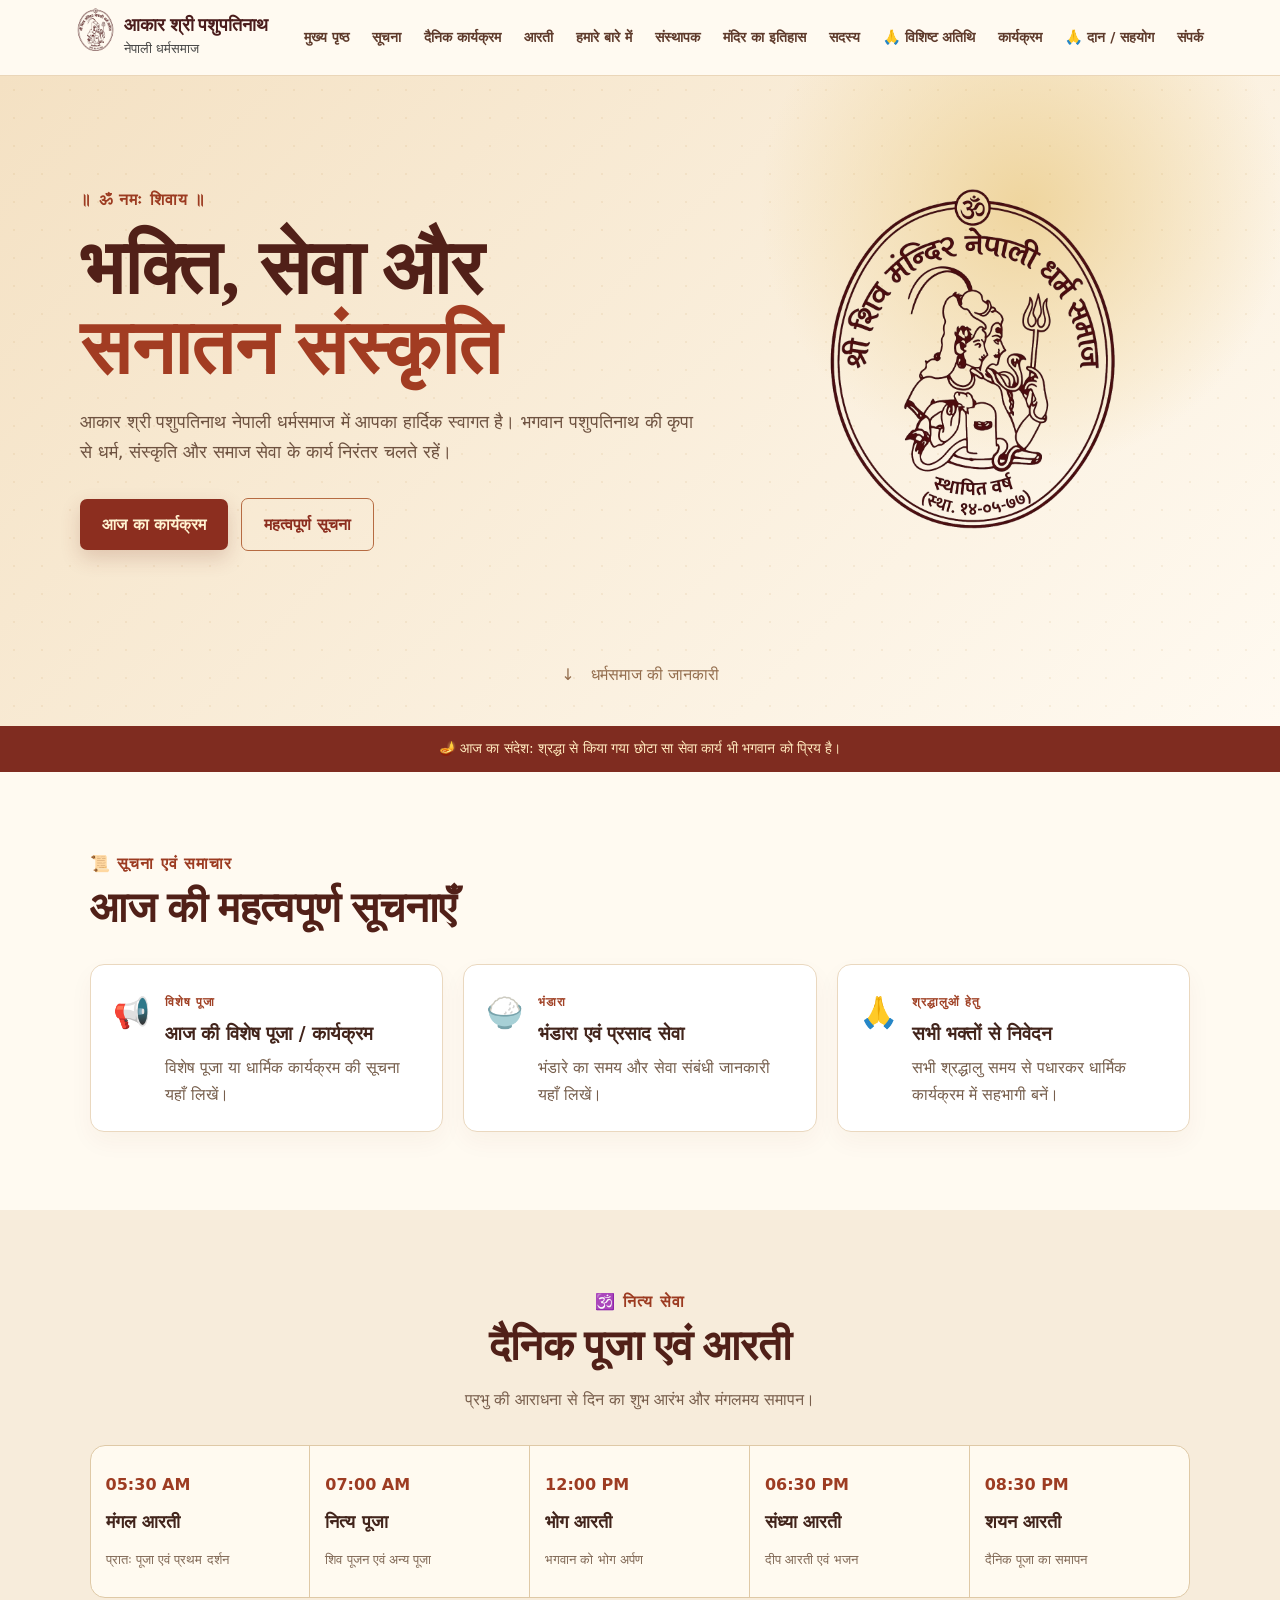
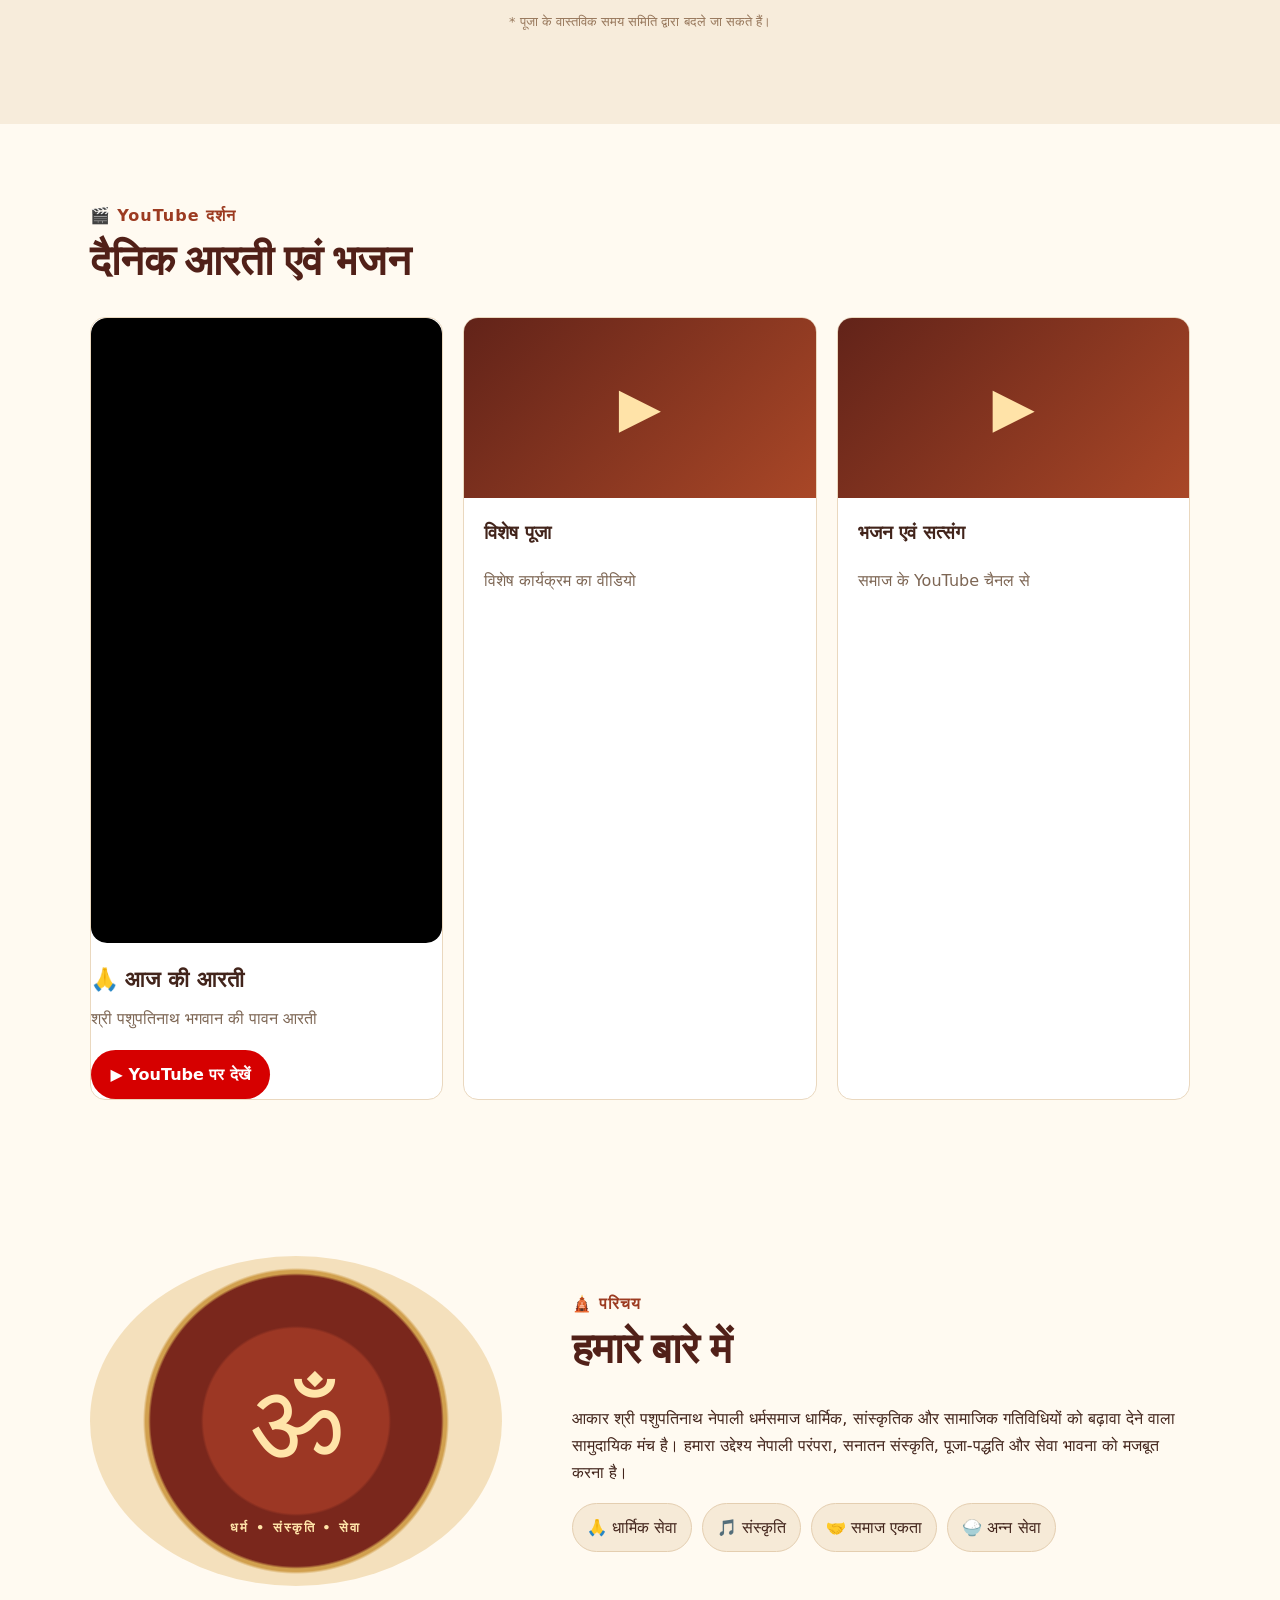
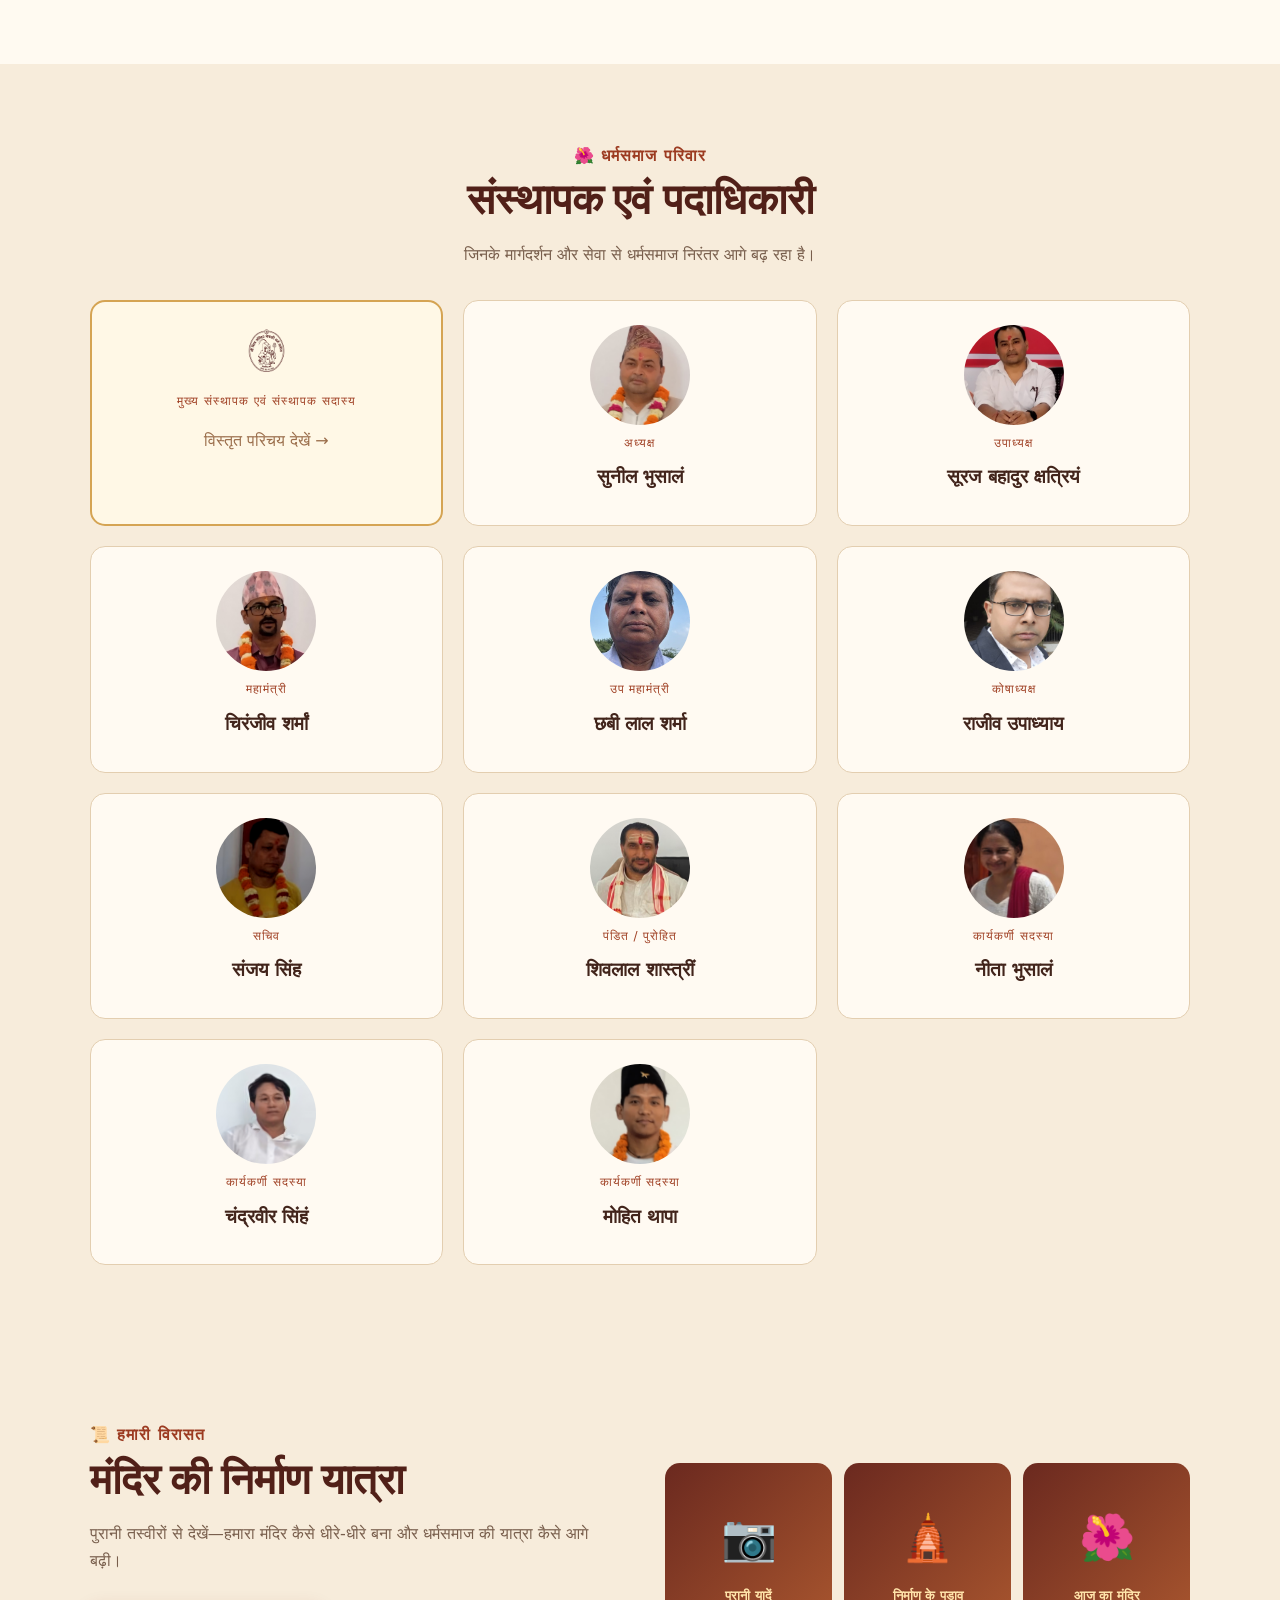
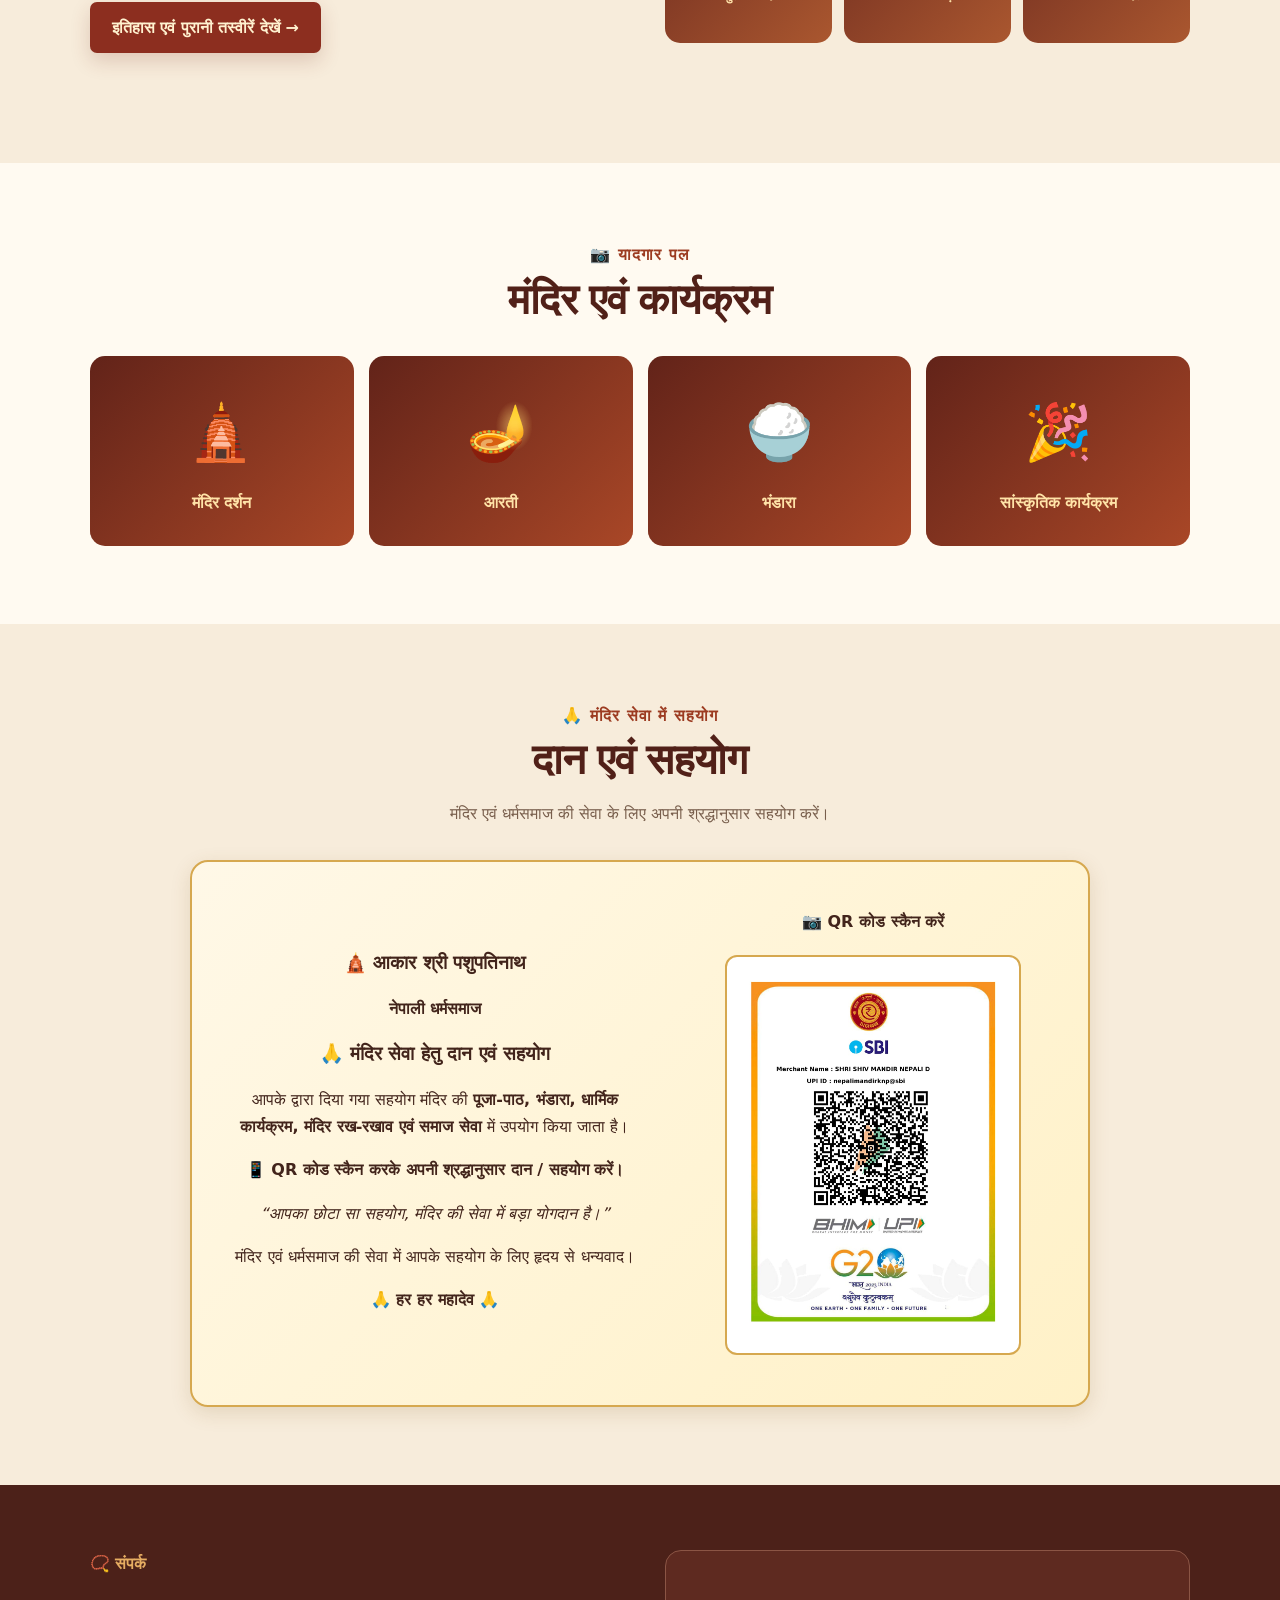
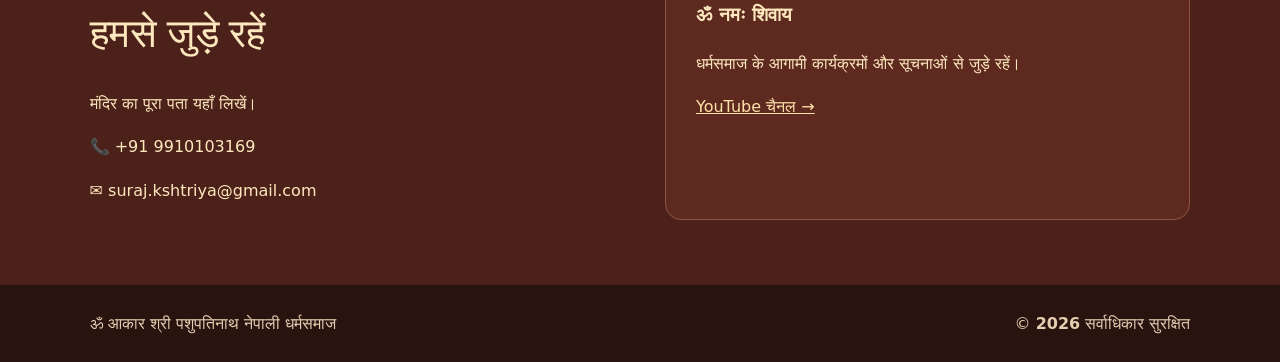
<file: index.html>
<!doctype html>
<html lang="hi">
<head>
<meta charset="utf-8">
<meta name="viewport" content="width=device-width,initial-scale=1">
<title>आकार श्री पशुपतिनाथ नेपाली धर्मसमाज</title>
<link rel="stylesheet" href="style.css">

<!-- केवल Donation QR के लिए -->
<style>
.donation-box{
  max-width:520px;
  margin:25px auto 0;
  padding:25px;
  text-align:center;
  background:#fff;
  border-radius:18px;
  box-shadow:0 5px 20px rgba(0,0,0,.10);
}

.donation-box img{
  width:230px;
  max-width:80%;
  height:auto;
  display:block;
  margin:20px auto;
  border-radius:10px;
}

.donation-box h3{
  margin:10px 0;
}

.donation-box p{
  line-height:1.7;
}

.donation-message{
  margin-top:15px;
  font-weight:600;
}

===

.aarti-short-card{
  max-width:520px;
  margin:30px auto 0;
  padding:20px;
  text-align:center;

  background:linear-gradient(135deg,#fff8e7,#fffdf7);
  border:1px solid #dfc58b;
  border-radius:20px;

  box-shadow:0 8px 25px rgba(0,0,0,.12);
}

.aarti-short-video{
  width:100%;
  max-width:360px;
  aspect-ratio:9 / 16;
  margin:0 auto;
  overflow:hidden;
  border-radius:16px;
  background:#000;
}

.aarti-short-video iframe{
  width:100%;
  height:100%;
  border:0;
  display:block;
}

.aarti-short-info h3{
  margin:18px 0 8px;
  font-size:22px;
}

.aarti-short-info p{
  margin:0 0 18px;
  line-height:1.6;
}

.youtube-btn{
  display:inline-block;
  padding:11px 20px;
  background:#d60000;
  color:#fff;
  text-decoration:none;
  border-radius:25px;
  font-weight:600;
}

.youtube-btn:hover{
  opacity:.9;
}

@media(max-width:600px){

  .aarti-short-card{
    margin-left:12px;
    margin-right:12px;
    padding:15px;
  }

  .aarti-short-video{
    max-width:330px;
  }
  
   .donation-box{
    margin-left:12px;
    margin-right:12px;
    padding:20px 15px;
  }

  .donation-box img{
    width:200px;
  }

}

</style>

</head>
<body>

<header>
  <!-- ब्रांड एरिया (लोगो और टेक्स्ट) -->
  <a class="brand" href="index.html" style="text-decoration:none; display:flex; align-items:center; gap:10px;">
    <div class="logo-area"> 
      <img src="logo.png" alt="आकार श्री पशुपतिनाथ नेपाली धर्मसमाज लोगो" class="logo-header-img">
    </div>

    <div class="brand-text">
      <b>आकार श्री पशुपतिनाथ</b>
      <small>नेपाली धर्मसमाज</small>
    </div>
  </a>

  <button class="hamb" onclick="document.querySelector('nav').classList.toggle('open')">☰</button>

  <nav>
    <a href="#home">मुख्य पृष्ठ</a>
    <a href="#notice">सूचना</a>
    <a href="#daily">दैनिक कार्यक्रम</a>
    <a href="#aarti">आरती</a>
    <a href="#about">हमारे बारे में</a>
    <a href="#samrakshak">संस्थापक</a> 
    <a href="itihas.html">मंदिर का इतिहास</a>
    <a href="member_management.html">सदस्य</a>
    <a href="vishisht-atithi.html">🙏 विशिष्ट अतिथि</a>
    <a href="karyakram.html">कार्यक्रम</a>

    <!-- केवल नया Donation Link -->
    <a href="#donation">🙏 दान / सहयोग</a>

    <a href="#contact">संपर्क</a>
  </nav>
</header>


<section id="home" class="hero">
 <div class="hero-inner">
  <div class="hero-copy">
   <div class="tilak">॥ ॐ नमः शिवाय ॥</div>
   <h1>भक्ति, सेवा और<br><em>सनातन संस्कृति</em></h1>
   <p>आकार श्री पशुपतिनाथ नेपाली धर्मसमाज में आपका हार्दिक स्वागत है। भगवान पशुपतिनाथ की कृपा से धर्म, संस्कृति और समाज सेवा के कार्य निरंतर चलते रहें।</p>

   <div>
    <a class="btn" href="#daily">आज का कार्यक्रम</a>
    <a class="btn ghost" href="#notice">महत्वपूर्ण सूचना</a>
   </div>
  </div>

  <div class="logo-area">
   <img src="logo.png" alt="आकार श्री पशुपतिनाथ नेपाली धर्मसमाज लोगो" class="logo-img">
  </div>
 </div>

 <div class="scroll">↓　धर्मसमाज की जानकारी</div>
</section>


<div class="marquee">
 <span>🪔 आज का संदेश: श्रद्धा से किया गया छोटा सा सेवा कार्य भी भगवान को प्रिय है।</span>
</div>


<section id="notice" class="section">
 <div class="heading">
  <span>📜 सूचना एवं समाचार</span>
  <h2>आज की महत्वपूर्ण सूचनाएँ</h2>
 </div>

 <div class="cards">

  <article class="notice">
   <div class="icon">📢</div>
   <div>
    <b>विशेष पूजा</b>
    <h3>आज की विशेष पूजा / कार्यक्रम</h3>
    <p>विशेष पूजा या धार्मिक कार्यक्रम की सूचना यहाँ लिखें।</p>
   </div>
  </article>

  <article class="notice">
   <div class="icon">🍚</div>
   <div>
    <b>भंडारा</b>
    <h3>भंडारा एवं प्रसाद सेवा</h3>
    <p>भंडारे का समय और सेवा संबंधी जानकारी यहाँ लिखें।</p>
   </div>
  </article>

  <article class="notice">
   <div class="icon">🙏</div>
   <div>
    <b>श्रद्धालुओं हेतु</b>
    <h3>सभी भक्तों से निवेदन</h3>
    <p>सभी श्रद्धालु समय से पधारकर धार्मिक कार्यक्रम में सहभागी बनें।</p>
   </div>
  </article>

 </div>
</section>


<section id="daily" class="section cream">

 <div class="heading center">
  <span>🕉️ नित्य सेवा</span>
  <h2>दैनिक पूजा एवं आरती</h2>
  <p>प्रभु की आराधना से दिन का शुभ आरंभ और मंगलमय समापन।</p>
 </div>

 <div class="timeline">

  <div>
   <time>05:30 AM</time>
   <strong>मंगल आरती</strong>
   <small>प्रातः पूजा एवं प्रथम दर्शन</small>
  </div>

  <div>
   <time>07:00 AM</time>
   <strong>नित्य पूजा</strong>
   <small>शिव पूजन एवं अन्य पूजा</small>
  </div>

  <div>
   <time>12:00 PM</time>
   <strong>भोग आरती</strong>
   <small>भगवान को भोग अर्पण</small>
  </div>

  <div>
   <time>06:30 PM</time>
   <strong>संध्या आरती</strong>
   <small>दीप आरती एवं भजन</small>
  </div>

  <div>
   <time>08:30 PM</time>
   <strong>शयन आरती</strong>
   <small>दैनिक पूजा का समापन</small>
  </div>

 </div>

 <p class="note">* पूजा के वास्तविक समय समिति द्वारा बदले जा सकते हैं।</p>

</section>


<section id="aarti" class="section">

 <div class="heading">
  <span>🎬 YouTube दर्शन</span>
  <h2>दैनिक आरती एवं भजन</h2>
 </div>

 <div class="videos">

  <article>
   <!-- आज की आरती - Vertical Shorts -->
  <div class="aarti-short-card">

    <div class="aarti-short-video">
      <iframe
    src="https://www.youtube.com/embed/ZzvJwYvYQn4"
    title="श्री पशुपतिनाथ भगवान की पावन आरती"
    frameborder="0"
    allow="accelerometer; autoplay; clipboard-write; encrypted-media; gyroscope; picture-in-picture; web-share"
    allowfullscreen>
  </iframe>
    </div>

    <div class="aarti-short-info">
      <h3>🙏 आज की आरती</h3>
      <p>श्री पशुपतिनाथ भगवान की पावन आरती</p>

      <a
        href="https://www.youtube.com/shorts/ZzvJwYvYQn4"
        target="_blank"
        class="youtube-btn">
        ▶ YouTube पर देखें
      </a>
    </div>

  </div>
  </article>

  <article>
   <div class="video">▶</div>
   <h3>विशेष पूजा</h3>
   <p>विशेष कार्यक्रम का वीडियो</p>
  </article>

  <article>
   <div class="video">▶</div>
   <h3>भजन एवं सत्संग</h3>
   <p>समाज के YouTube चैनल से</p>
  </article>

 </div>

</section>


<section id="about" class="about section">

 <div class="about-art">
  <div>ॐ</div>
  <span>धर्म • संस्कृति • सेवा</span>
 </div>

 <div>

  <div class="heading">
   <span>🛕 परिचय</span>
   <h2>हमारे बारे में</h2>
  </div>

  <p>
   आकार श्री पशुपतिनाथ नेपाली धर्मसमाज धार्मिक,
   सांस्कृतिक और सामाजिक गतिविधियों को बढ़ावा देने
   वाला सामुदायिक मंच है। हमारा उद्देश्य नेपाली
   परंपरा, सनातन संस्कृति, पूजा-पद्धति और सेवा
   भावना को मजबूत करना है।
  </p>

  <div class="pillrow">
   <span>🙏 धार्मिक सेवा</span>
   <span>🎵 संस्कृति</span>
   <span>🤝 समाज एकता</span>
   <span>🍚 अन्न सेवा</span>
  </div>

 </div>

</section>


<section id="samrakshak" class="section cream">

 <div class="heading center">
  <span>🌺 धर्मसमाज परिवार</span>
  <h2>संस्थापक एवं पदाधिकारी</h2>
  <p>जिनके मार्गदर्शन और सेवा से धर्मसमाज निरंतर आगे बढ़ रहा है।</p>
 </div>

 <div class="people">

  <a href="samrakshak.html" class="person featured">
   <div class="logo-area"> 
    <img src="logo.png"
         alt="आकार श्री पशुपतिनाथ नेपाली धर्मसमाज लोगो"
         class="logo-header-img">
   </div>

   <div class="role">मुख्य संस्थापक एवं संस्थापक सदास्य</div>
   <p>विस्तृत परिचय देखें →</p>
  </a>


  <article class="person">
   <div class="profile-circle">
    <img src="images/padhadikari/01.jpg" alt="Profile Photo">
   </div>
   <div class="role">अध्यक्ष</div>
   <h3>सुनील भुसालं</h3>
  </article>


  <article class="person">
   <div class="profile-circle">
    <img src="images/padhadikari/02.jpg" alt="Profile Photo">
   </div>
   <div class="role">उपाध्यक्ष</div>
   <h3>सूरज बहादुर क्षत्रियं</h3>
  </article>


  <article class="person">
   <div class="profile-circle">
    <img src="images/padhadikari/03.jpg" alt="Profile Photo">
   </div>
   <div class="role">महामंत्री</div>
   <h3>चिरंजीव शर्मां</h3>
  </article>


  <article class="person">
   <div class="profile-circle">
    <img src="images/padhadikari/04.jpg" alt="Profile Photo">
   </div>
   <div class="role">उप महामंत्री</div>
   <h3>छबी लाल शर्मा</h3>
  </article>


  <article class="person">
   <div class="profile-circle">
    <img src="images/padhadikari/05.jpg" alt="Profile Photo">
   </div>
   <div class="role">कोषाध्यक्ष</div>
   <h3>राजीव उपाध्याय</h3>
  </article>


  <article class="person">
   <div class="profile-circle">
    <img src="images/padhadikari/06.jpg" alt="Profile Photo">
   </div>
   <div class="role">सचिव</div>
   <h3>संजय सिंह</h3>
  </article>


  <article class="person">
   <div class="profile-circle">
    <img src="images/padhadikari/07.jpg" alt="Profile Photo">
   </div>
   <div class="role">पंडित / पुरोहित</div>
   <h3>शिवलाल शास्त्रीं</h3>
  </article>


  <article class="person">
   <div class="profile-circle">
    <img src="images/padhadikari/08.jpg" alt="Profile Photo">
   </div>
   <div class="role">कार्यकर्णी सदस्या</div>
   <h3>नीता भुसालं</h3>
  </article>


  <article class="person">
   <div class="profile-circle">
    <img src="images/padhadikari/09.jpg" alt="Profile Photo">
   </div>
   <div class="role">कार्यकर्णी सदस्या</div>
   <h3>चंद्रवीर सिंहं</h3>
  </article>


  <article class="person">
   <div class="profile-circle">
    <img src="images/padhadikari/10.jpg" alt="Profile Photo">
   </div>
   <div class="role">कार्यकर्णी सदस्या</div>
   <h3>मोहित थापा</h3>
  </article>

 </div>

</section>


<section class="section history-teaser">

 <div class="heading">
  <span>📜 हमारी विरासत</span>
  <h2>मंदिर की निर्माण यात्रा</h2>
  <p>
   पुरानी तस्वीरों से देखें—हमारा मंदिर कैसे
   धीरे-धीरे बना और धर्मसमाज की यात्रा कैसे आगे बढ़ी।
  </p>

  <a class="btn" href="itihas.html">
   इतिहास एवं पुरानी तस्वीरें देखें →
  </a>
 </div>

 <div class="history-mini">
  <div>📷<b>पुरानी यादें</b></div>
  <div>🛕<b>निर्माण के पड़ाव</b></div>
  <div>🌺<b>आज का मंदिर</b></div>
 </div>

</section>


<section class="gallery section">

 <div class="heading center">
  <span>📷 यादगार पल</span>
  <h2>मंदिर एवं कार्यक्रम</h2>
 </div>

 <div class="gallery-grid">
  <div>🛕<b>मंदिर दर्शन</b></div>
  <div>🪔<b>आरती</b></div>
  <div>🍚<b>भंडारा</b></div>
  <div>🎉<b>सांस्कृतिक कार्यक्रम</b></div>
 </div>

</section>


<!-- =====================================================
     नया SECTION — दान एवं सहयोग
     बाकी original layout को नहीं बदला गया है
     ===================================================== -->
<style>
.donation-box{
  max-width:900px;
  margin:0 auto;
  padding:30px;
  display:flex;
  align-items:center;
  justify-content:center;
  gap:40px;
  text-align:center;
  flex-wrap:wrap;

  /* सुंदर मंदिर जैसा background */
  background:linear-gradient(135deg,#fff8e7,#fff1c7);
  border:2px solid #d6a84f;
  border-radius:18px;
  box-shadow:0 6px 20px rgba(120,80,20,0.15);
}

.donation-box img{
  width:400px;
  height:400px;
  object-fit:contain;

  background:#ffffff;
  padding:12px;
  border-radius:12px;
  border:2px solid #d6a84f;
}

.donation-info{
  flex:1;
  min-width:280px;
}

.donation-qr{
  flex:0 0 370px;
}

.donation-message{
  font-weight:bold;
  margin-top:15px;
}

@media(max-width:600px){
  .donation-box{
    flex-direction:column;
    padding:20px 12px;
    gap:20px;
  }

  .donation-info,
  .donation-qr{
    width:100%;
  }

  .donation-box img{
    width:380px;
    height:380px;
  }
}
</style>

<section id="donation" class="section cream"> 
<div class="heading center"> 
<span>🙏 मंदिर सेवा में सहयोग</span> <h2>दान एवं सहयोग</h2> 
<p>मंदिर एवं धर्मसमाज की सेवा के लिए अपनी श्रद्धानुसार सहयोग करें।</p> 
</div> 
<div class="donation-box"> 
<div class="donation-info"> 
<h3>🛕 आकार श्री पशुपतिनाथ</h3> <p><strong>नेपाली धर्मसमाज</strong></p> 
<h3>🙏 मंदिर सेवा हेतु दान एवं सहयोग</h3> <p> आपके द्वारा दिया गया सहयोग मंदिर की <strong>पूजा-पाठ, भंडारा, धार्मिक कार्यक्रम, मंदिर रख-रखाव एवं समाज सेवा</strong> में उपयोग किया जाता है। </p> 
<p class="donation-message"> 📱 QR कोड स्कैन करके अपनी श्रद्धानुसार दान / सहयोग करें। </p> 
<p> <em>“आपका छोटा सा सहयोग, मंदिर की सेवा में बड़ा योगदान है।”</em> </p> 
<p> मंदिर एवं धर्मसमाज की सेवा में आपके सहयोग के लिए हृदय से धन्यवाद। </p> 
<p><strong>🙏 हर हर महादेव 🙏</strong></p> 
</div> 
<div class="donation-qr"> 
<p><strong>📷 QR कोड स्कैन करें</strong></p> <img src="images/mandir-qr.jpg" alt="आकार श्री पशुपतिनाथ नेपाली धर्मसमाज दान QR Code"> 
</div> 
</div> 
</section>


<section id="contact" class="contact">

 <div>
  <span>📿 संपर्क</span>
  <h2>हमसे जुड़े रहें</h2>

  <p>मंदिर का पूरा पता यहाँ लिखें।</p>

  <p>📞 +91 9910103169</p>

  <p>✉️ suraj.kshtriya@gmail.com</p>
 </div>


 <div class="contact-card">

  <h3>ॐ नमः शिवाय</h3>

  <p>
   धर्मसमाज के आगामी कार्यक्रमों और
   सूचनाओं से जुड़े रहें।
  </p>

  <a href="#">YouTube चैनल →</a>

 </div>

</section>


<footer>
 ॐ आकार श्री पशुपतिनाथ नेपाली धर्मसमाज

 <span>
  © <b id="year"></b> सर्वाधिकार सुरक्षित
 </span>
</footer>


<script>
document.getElementById('year').textContent =
  new Date().getFullYear();
</script>

</body>
</html>
</file>
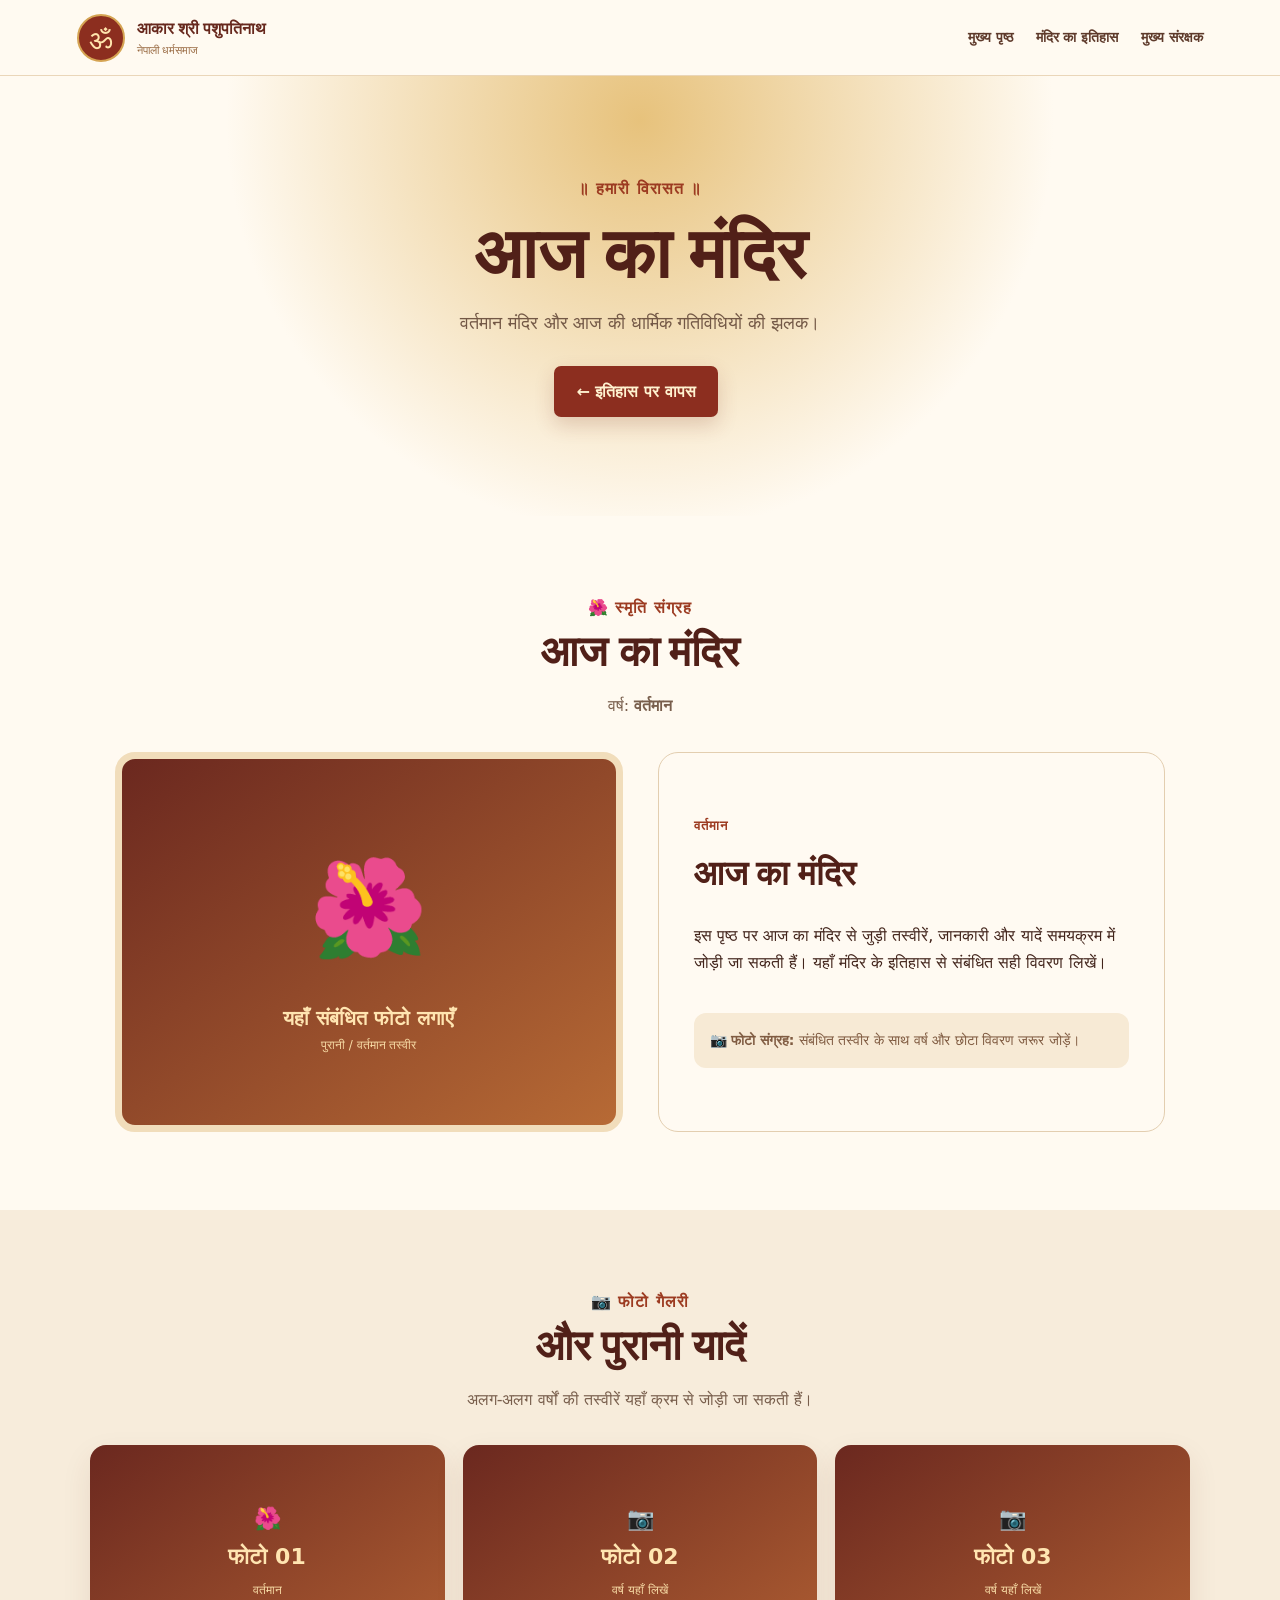
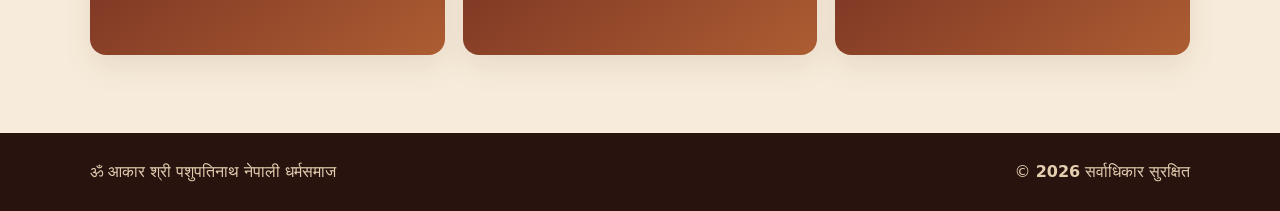
<file: aaj-ka-mandir.html>
<!doctype html><html lang="hi"><head><meta charset="utf-8"><meta name="viewport" content="width=device-width,initial-scale=1"><title>आज का मंदिर | आकार श्री पशुपतिनाथ नेपाली धर्मसमाज</title><link rel="stylesheet" href="style.css"></head><body><header><div class="brand"><div class="om">ॐ</div><div><b>आकार श्री पशुपतिनाथ</b><small>नेपाली धर्मसमाज</small></div></div><button class="hamb" onclick="document.querySelector('nav').classList.toggle('open')">☰</button><nav><a href="index.html">मुख्य पृष्ठ</a><a href="itihas.html">मंदिर का इतिहास</a><a href="samrakshak.html">मुख्य संरक्षक</a></nav></header><section class="history-hero"><div class="history-inner"><div class="tilak">॥ हमारी विरासत ॥</div><h1>आज का मंदिर</h1><p>वर्तमान मंदिर और आज की धार्मिक गतिविधियों की झलक।</p><a class="btn" href="itihas.html">← इतिहास पर वापस</a></div></section><section class="section"><div class="heading center"><span>🌺 स्मृति संग्रह</span><h2>आज का मंदिर</h2><p>वर्ष: <strong>वर्तमान</strong></p></div><div class="single-memory"><div class="large-memory-photo"><span>🌺</span><b>यहाँ संबंधित फोटो लगाएँ</b><small>पुरानी / वर्तमान तस्वीर</small></div><div class="memory-detail"><div class="history-year">वर्तमान</div><h3>आज का मंदिर</h3><p>इस पृष्ठ पर आज का मंदिर से जुड़ी तस्वीरें, जानकारी और यादें समयक्रम में जोड़ी जा सकती हैं। यहाँ मंदिर के इतिहास से संबंधित सही विवरण लिखें।</p><div class="photo-note">📷 <b>फोटो संग्रह:</b> संबंधित तस्वीर के साथ वर्ष और छोटा विवरण जरूर जोड़ें।</div></div></div></section><section class="section cream"><div class="heading center"><span>📷 फोटो गैलरी</span><h2>और पुरानी यादें</h2><p>अलग-अलग वर्षों की तस्वीरें यहाँ क्रम से जोड़ी जा सकती हैं।</p></div><div class="memory-grid"><div><span>🌺</span><b>फोटो 01</b><small>वर्तमान</small></div><div><span>📷</span><b>फोटो 02</b><small>वर्ष यहाँ लिखें</small></div><div><span>📷</span><b>फोटो 03</b><small>वर्ष यहाँ लिखें</small></div></div></section><footer>ॐ आकार श्री पशुपतिनाथ नेपाली धर्मसमाज <span>© <b id="yr"></b> सर्वाधिकार सुरक्षित</span></footer><script>document.getElementById('yr').textContent=new Date().getFullYear()</script></body></html>
</file>
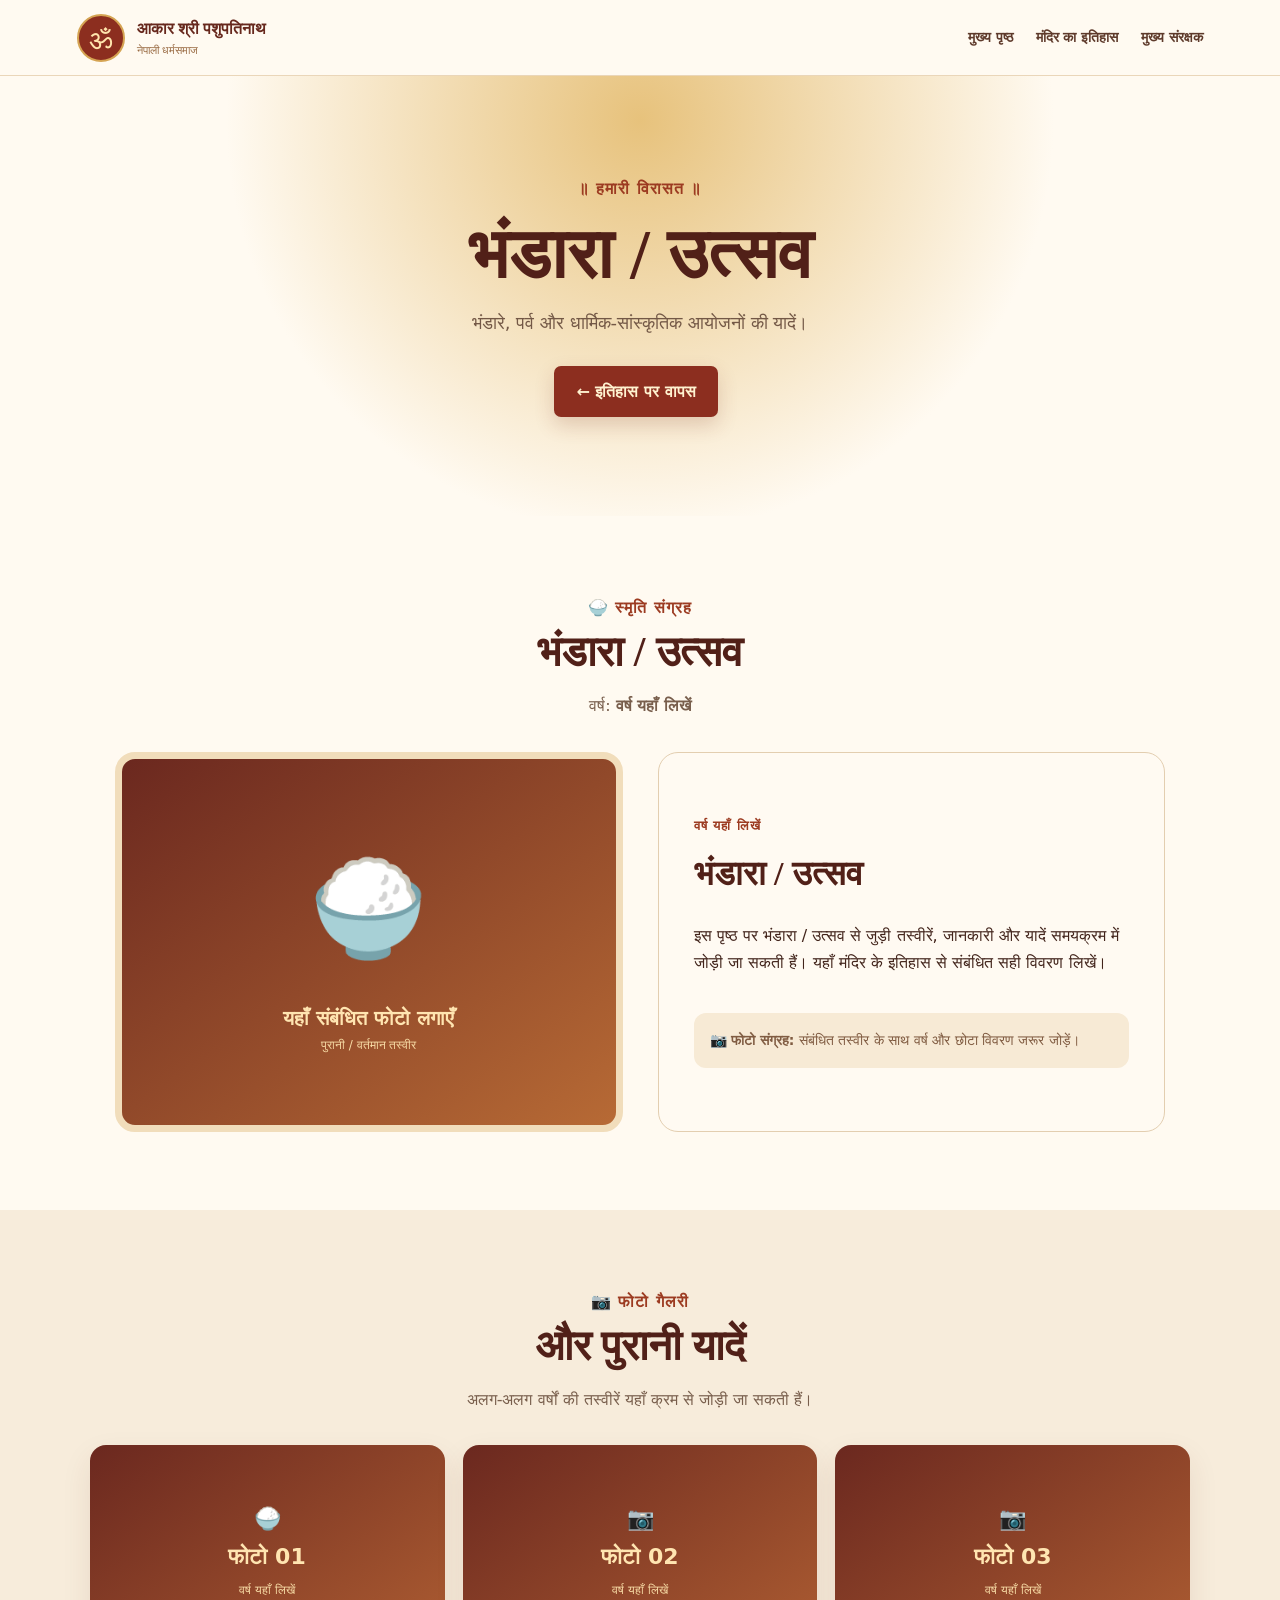
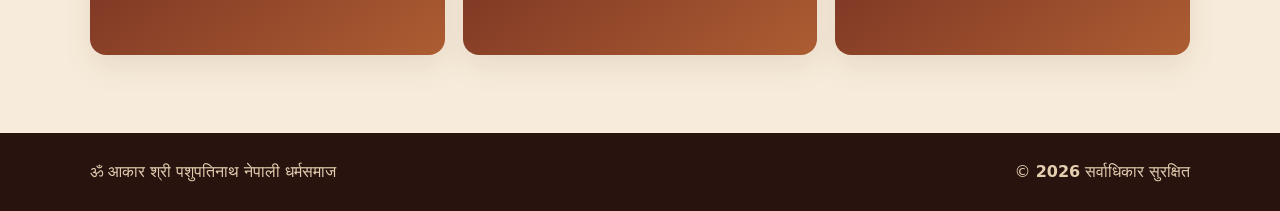
<file: bhandara-utsav.html>
<!doctype html><html lang="hi"><head><meta charset="utf-8"><meta name="viewport" content="width=device-width,initial-scale=1"><title>भंडारा / उत्सव | आकार श्री पशुपतिनाथ नेपाली धर्मसमाज</title><link rel="stylesheet" href="style.css"></head><body><header><div class="brand"><div class="om">ॐ</div><div><b>आकार श्री पशुपतिनाथ</b><small>नेपाली धर्मसमाज</small></div></div><button class="hamb" onclick="document.querySelector('nav').classList.toggle('open')">☰</button><nav><a href="index.html">मुख्य पृष्ठ</a><a href="itihas.html">मंदिर का इतिहास</a><a href="samrakshak.html">मुख्य संरक्षक</a></nav></header><section class="history-hero"><div class="history-inner"><div class="tilak">॥ हमारी विरासत ॥</div><h1>भंडारा / उत्सव</h1><p>भंडारे, पर्व और धार्मिक-सांस्कृतिक आयोजनों की यादें।</p><a class="btn" href="itihas.html">← इतिहास पर वापस</a></div></section><section class="section"><div class="heading center"><span>🍚 स्मृति संग्रह</span><h2>भंडारा / उत्सव</h2><p>वर्ष: <strong>वर्ष यहाँ लिखें</strong></p></div><div class="single-memory"><div class="large-memory-photo"><span>🍚</span><b>यहाँ संबंधित फोटो लगाएँ</b><small>पुरानी / वर्तमान तस्वीर</small></div><div class="memory-detail"><div class="history-year">वर्ष यहाँ लिखें</div><h3>भंडारा / उत्सव</h3><p>इस पृष्ठ पर भंडारा / उत्सव से जुड़ी तस्वीरें, जानकारी और यादें समयक्रम में जोड़ी जा सकती हैं। यहाँ मंदिर के इतिहास से संबंधित सही विवरण लिखें।</p><div class="photo-note">📷 <b>फोटो संग्रह:</b> संबंधित तस्वीर के साथ वर्ष और छोटा विवरण जरूर जोड़ें।</div></div></div></section><section class="section cream"><div class="heading center"><span>📷 फोटो गैलरी</span><h2>और पुरानी यादें</h2><p>अलग-अलग वर्षों की तस्वीरें यहाँ क्रम से जोड़ी जा सकती हैं।</p></div><div class="memory-grid"><div><span>🍚</span><b>फोटो 01</b><small>वर्ष यहाँ लिखें</small></div><div><span>📷</span><b>फोटो 02</b><small>वर्ष यहाँ लिखें</small></div><div><span>📷</span><b>फोटो 03</b><small>वर्ष यहाँ लिखें</small></div></div></section><footer>ॐ आकार श्री पशुपतिनाथ नेपाली धर्मसमाज <span>© <b id="yr"></b> सर्वाधिकार सुरक्षित</span></footer><script>document.getElementById('yr').textContent=new Date().getFullYear()</script></body></html>
</file>
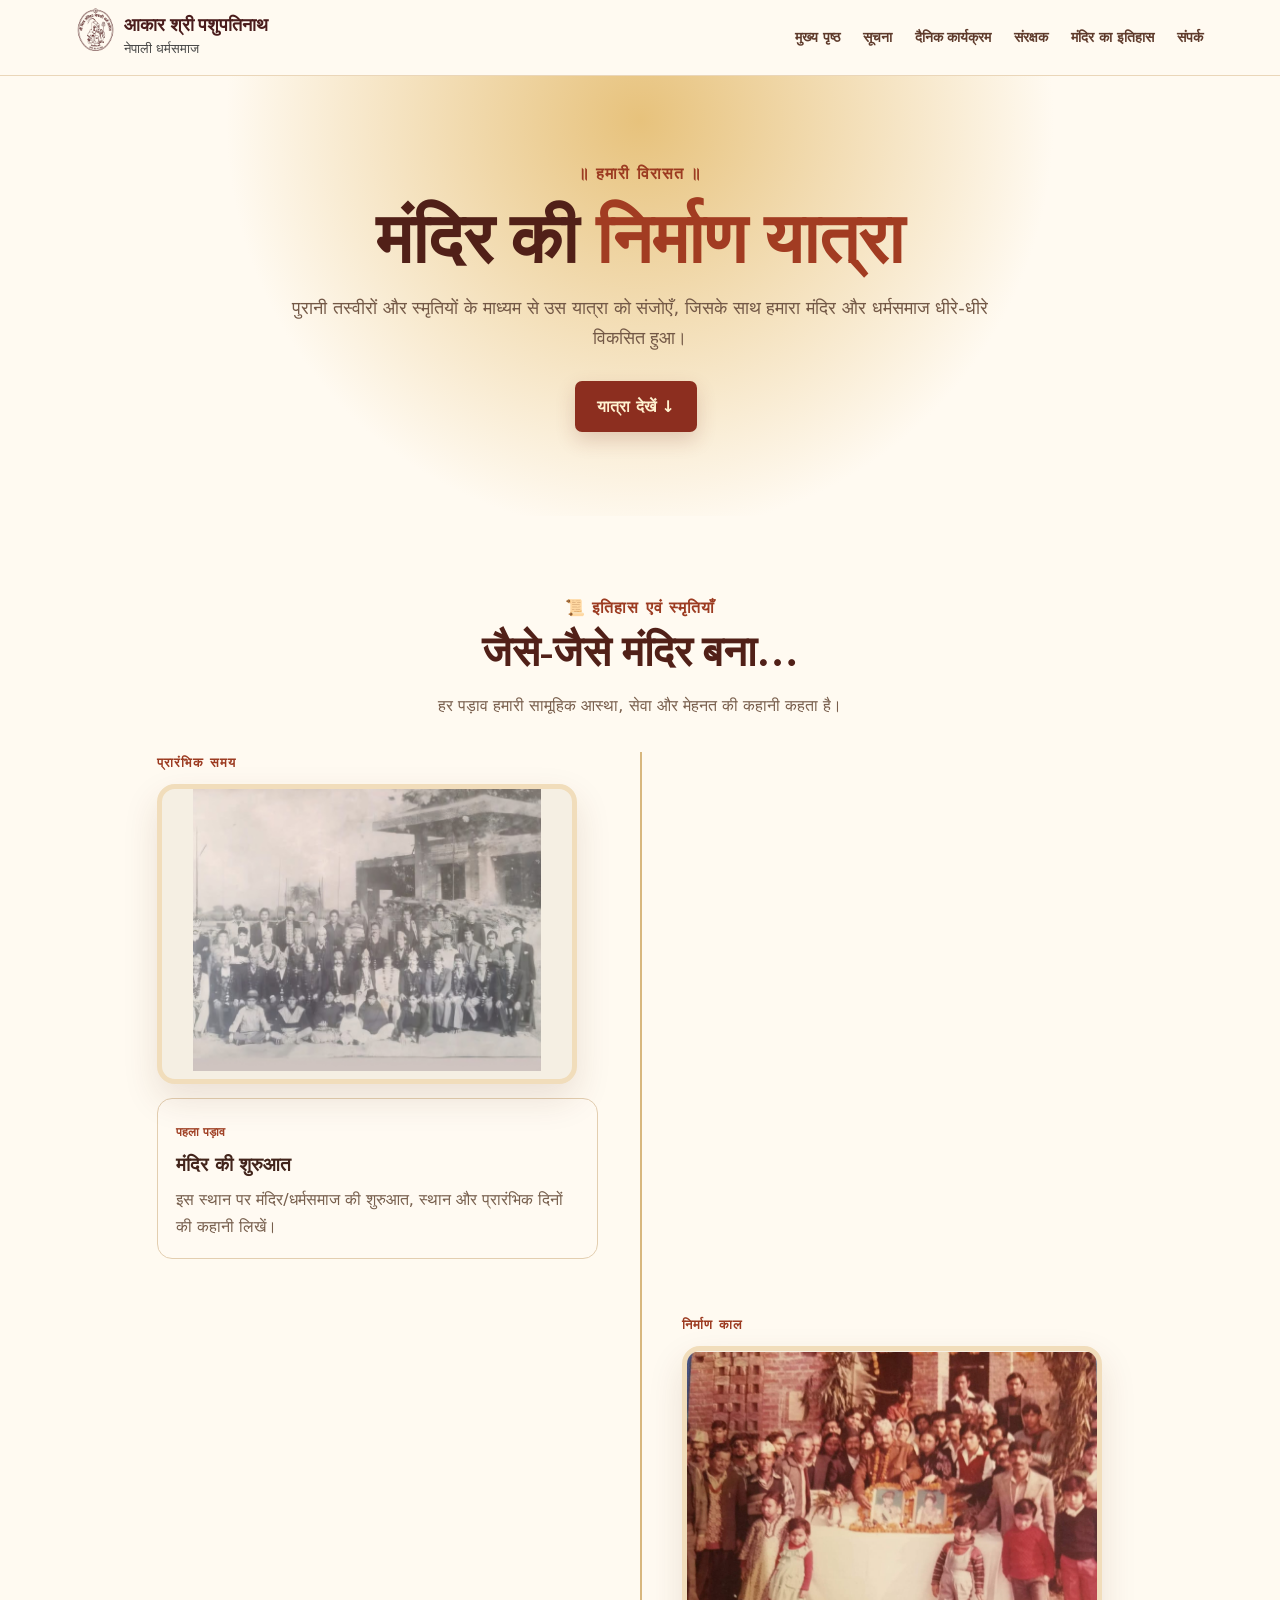
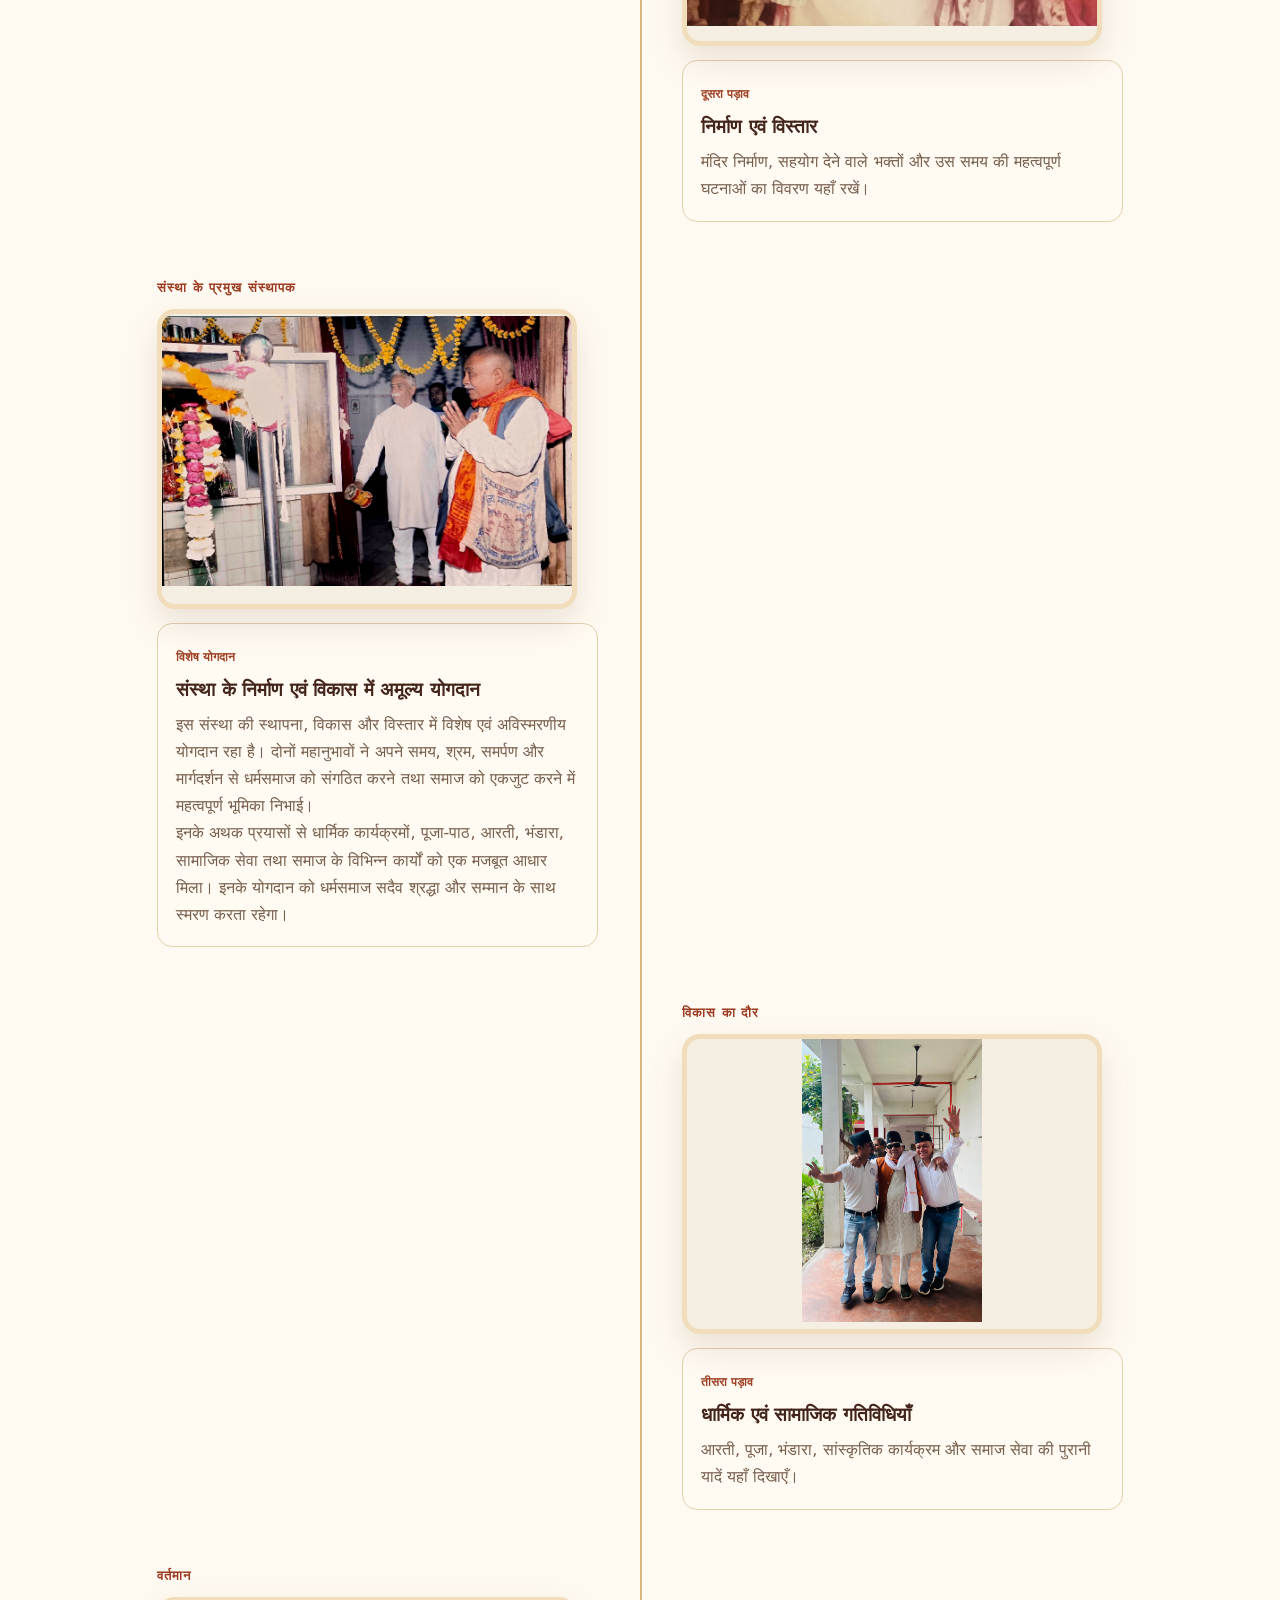
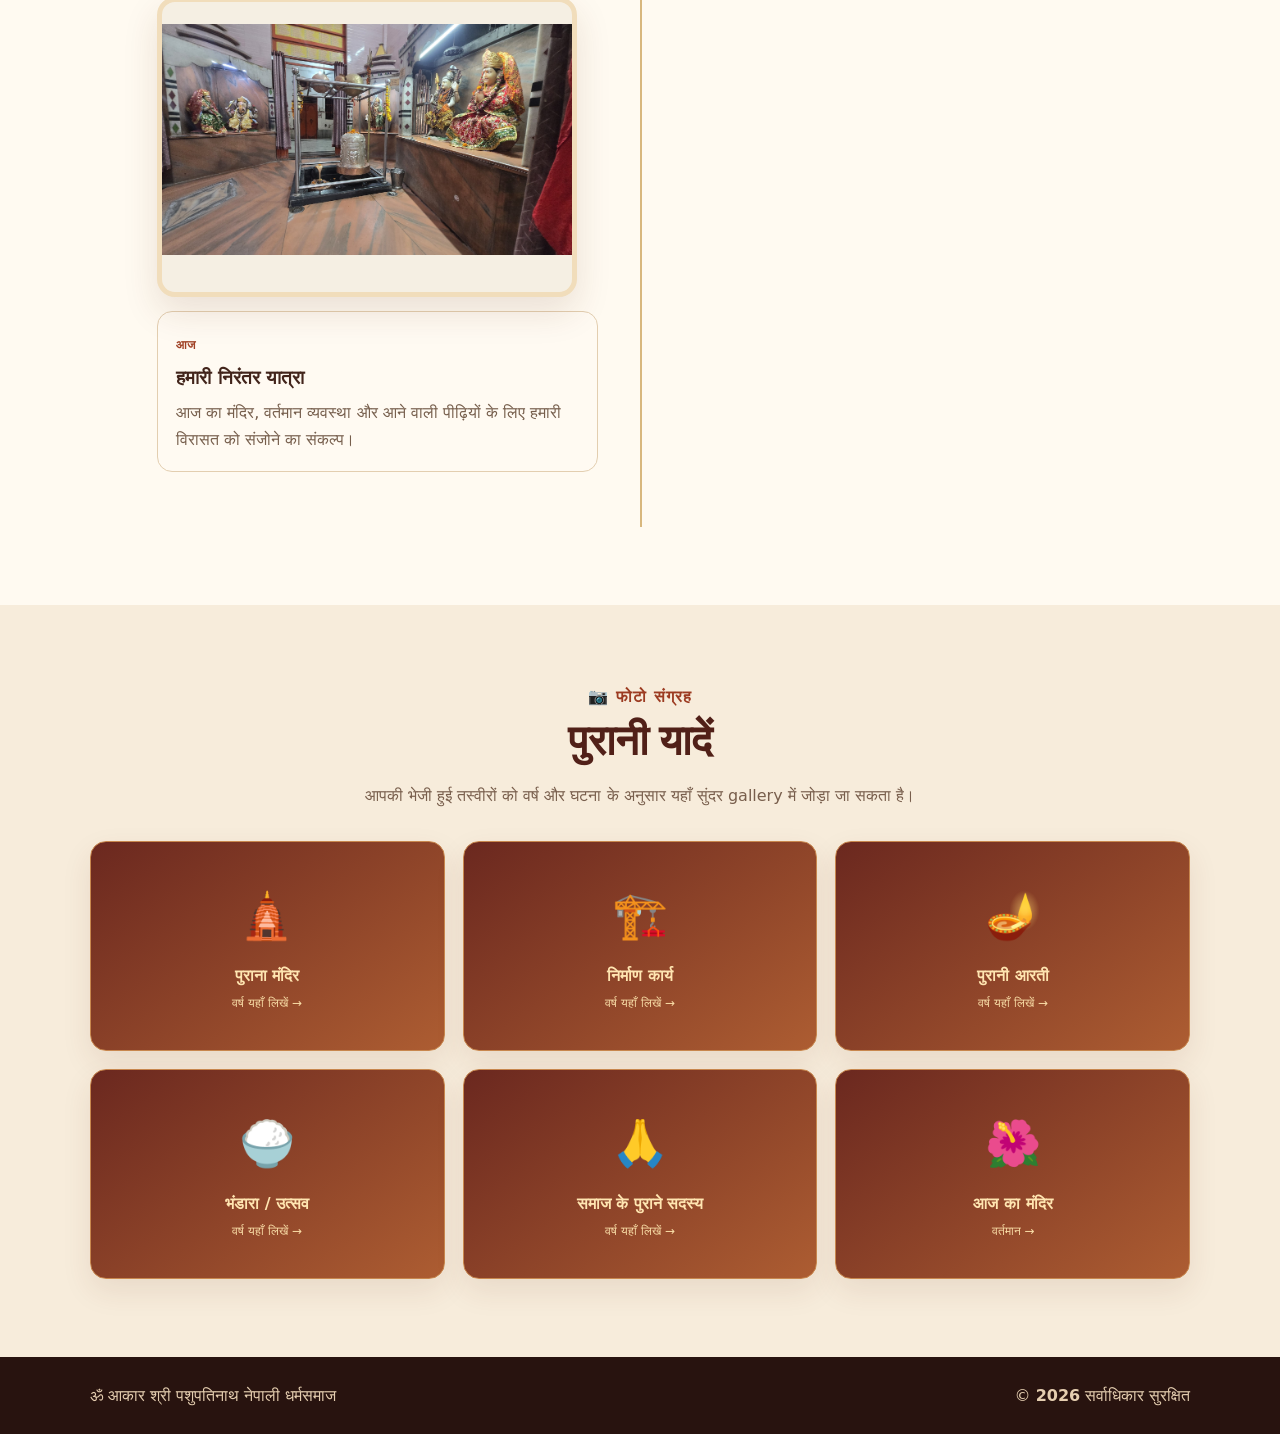
<file: itihas.html>
<!doctype html>
<html lang="hi"><head><meta charset="utf-8"><meta name="viewport" content="width=device-width,initial-scale=1"><title>मंदिर का इतिहास | आकार श्री पशुपतिनाथ नेपाली धर्मसमाज</title><link rel="stylesheet" href="style.css"></head>
<body>
<header> 
 <!-- ब्रांड एरिया (लोगो और टेक्स्ट) -->
  <a class="brand" href="index.html" style="text-decoration:none; display:flex; align-items:center; gap:10px;">
    <div class="logo-area"> 
      <img src="logo.png" alt="आकार श्री पशुपतिनाथ नेपाली धर्मसमाज लोगो" class="logo-header-img">
    </div>
    <!-- ये क्लास दोनों को ऊपर-नीचे रखेगी -->
    <div class="brand-text">
      <b>आकार श्री पशुपतिनाथ</b>
      <small>नेपाली धर्मसमाज</small>
    </div>
  </a>

<button class="hamb" onclick="document.querySelector('nav').classList.toggle('open')">☰</button><nav><a href="index.html#home">मुख्य पृष्ठ</a><a href="index.html#notice">सूचना</a><a href="index.html#daily">दैनिक कार्यक्रम</a><a href="index.html#samrakshak">संरक्षक</a><a href="itihas.html">मंदिर का इतिहास</a><a href="index.html#contact">संपर्क</a></nav></header>
<section class="history-hero"><div class="history-inner"><div class="tilak">॥ हमारी विरासत ॥</div><h1>मंदिर की <em>निर्माण यात्रा</em></h1><p>पुरानी तस्वीरों और स्मृतियों के माध्यम से उस यात्रा को संजोएँ, जिसके साथ हमारा मंदिर और धर्मसमाज धीरे-धीरे विकसित हुआ।</p><a class="btn" href="#timeline">यात्रा देखें ↓</a></div></section>

<section id="timeline" class="section"><div class="heading center"><span>📜 इतिहास एवं स्मृतियाँ</span><h2>जैसे-जैसे मंदिर बना…</h2><p>हर पड़ाव हमारी सामूहिक आस्था, सेवा और मेहनत की कहानी कहता है।</p></div>
<div class="history-timeline">

 <article class="history-item"><div class="history-year">प्रारंभिक समय</div>
 <div class="history-photo">
    <div class="logo-area">
        <img src="old-image/01.jpg" class="logo-img">
    </div>
</div>
<div class="history-content"><span>पहला पड़ाव</span><h3>मंदिर की शुरुआत</h3><p>इस स्थान पर मंदिर/धर्मसमाज की शुरुआत, स्थान और प्रारंभिक दिनों की कहानी लिखें।</p></div></article>
 
 <article class="history-item"><div class="history-year">निर्माण काल</div>
 <div class="history-photo">
    <div class="logo-area">
        <img src="old-image/02.jpg" class="logo-img">
    </div>
</div>
 <div class="history-content"><span>दूसरा पड़ाव</span><h3>निर्माण एवं विस्तार</h3><p>मंदिर निर्माण, सहयोग देने वाले भक्तों और उस समय की महत्वपूर्ण घटनाओं का विवरण यहाँ रखें।</p></div></article>

<article class="history-item">

    <div class="history-year">
        संस्था के प्रमुख संस्थापक
    </div>

    <div class="history-photo">
        <div class="logo-area">
            <img src="old-image/05.jpg"
                 class="logo-img"
                 alt="संस्था के प्रमुख संस्थापक">
        </div>
    </div>

    <div class="history-content">

        <span>विशेष योगदान</span>

        <h3>
            संस्था के निर्माण एवं विकास में अमूल्य योगदान
        </h3>

        <p>
            इस संस्था की स्थापना, विकास और विस्तार में विशेष एवं
            अविस्मरणीय योगदान रहा है। दोनों महानुभावों ने
            अपने समय, श्रम, समर्पण और मार्गदर्शन से
            धर्मसमाज को संगठित करने तथा समाज को एकजुट
            करने में महत्वपूर्ण भूमिका निभाई।
        </p>

        <p>
            इनके अथक प्रयासों से धार्मिक कार्यक्रमों,
            पूजा-पाठ, आरती, भंडारा, सामाजिक सेवा तथा
            समाज के विभिन्न कार्यों को एक मजबूत आधार मिला।
            इनके योगदान को धर्मसमाज सदैव श्रद्धा और सम्मान
            के साथ स्मरण करता रहेगा।
        </p>

    </div>

</article>

 <article class="history-item"><div class="history-year">विकास का दौर</div>
 <div class="history-photo">
    <div class="logo-area">
        <img src="old-image/03.jpg" class="logo-img">
    </div>
</div>
 <div class="history-content"><span>तीसरा पड़ाव</span><h3>धार्मिक एवं सामाजिक गतिविधियाँ</h3><p>आरती, पूजा, भंडारा, सांस्कृतिक कार्यक्रम और समाज सेवा की पुरानी यादें यहाँ दिखाएँ।</p></div></article>
 
 <article class="history-item"><div class="history-year">वर्तमान</div>
 <div class="history-photo">
    <div class="logo-area">
        <img src="old-image/04.jpg" class="logo-img">
    </div>
</div>
 <div class="history-content"><span>आज</span><h3>हमारी निरंतर यात्रा</h3><p>आज का मंदिर, वर्तमान व्यवस्था और आने वाली पीढ़ियों के लिए हमारी विरासत को संजोने का संकल्प।</p></div></article>

</div>
</section>

<section class="section cream"><div class="heading center"><span>📷 फोटो संग्रह</span><h2>पुरानी यादें</h2><p>आपकी भेजी हुई तस्वीरों को वर्ष और घटना के अनुसार यहाँ सुंदर gallery में जोड़ा जा सकता है।</p></div>
<div class="memory-grid history-links"><a href="purana-mandir.html">
<span>🛕</span><b>पुराना मंदिर</b><small>वर्ष यहाँ लिखें →</small></a>
<a href="nirman-karya.html"><span>🏗️</span><b>निर्माण कार्य</b><small>वर्ष यहाँ लिखें →</small></a>
<a href="purani-aarti.html"><span>🪔</span><b>पुरानी आरती</b><small>वर्ष यहाँ लिखें →</small></a>
<a href="bhandara-utsav.html"><span>🍚</span><b>भंडारा / उत्सव</b><small>वर्ष यहाँ लिखें →</small></a>
<a href="purane-sadasya.html"><span>🙏</span><b>समाज के पुराने सदस्य</b><small>वर्ष यहाँ लिखें →</small></a>
<a href="aaj-ka-mandir.html"><span>🌺</span><b>आज का मंदिर</b><small>वर्तमान →</small></a></div></section>
<footer>ॐ आकार श्री पशुपतिनाथ नेपाली धर्मसमाज <span>© <b id="year"></b> सर्वाधिकार सुरक्षित</span></footer><script>document.getElementById('year').textContent=new Date().getFullYear()</script></body></html>
</file>
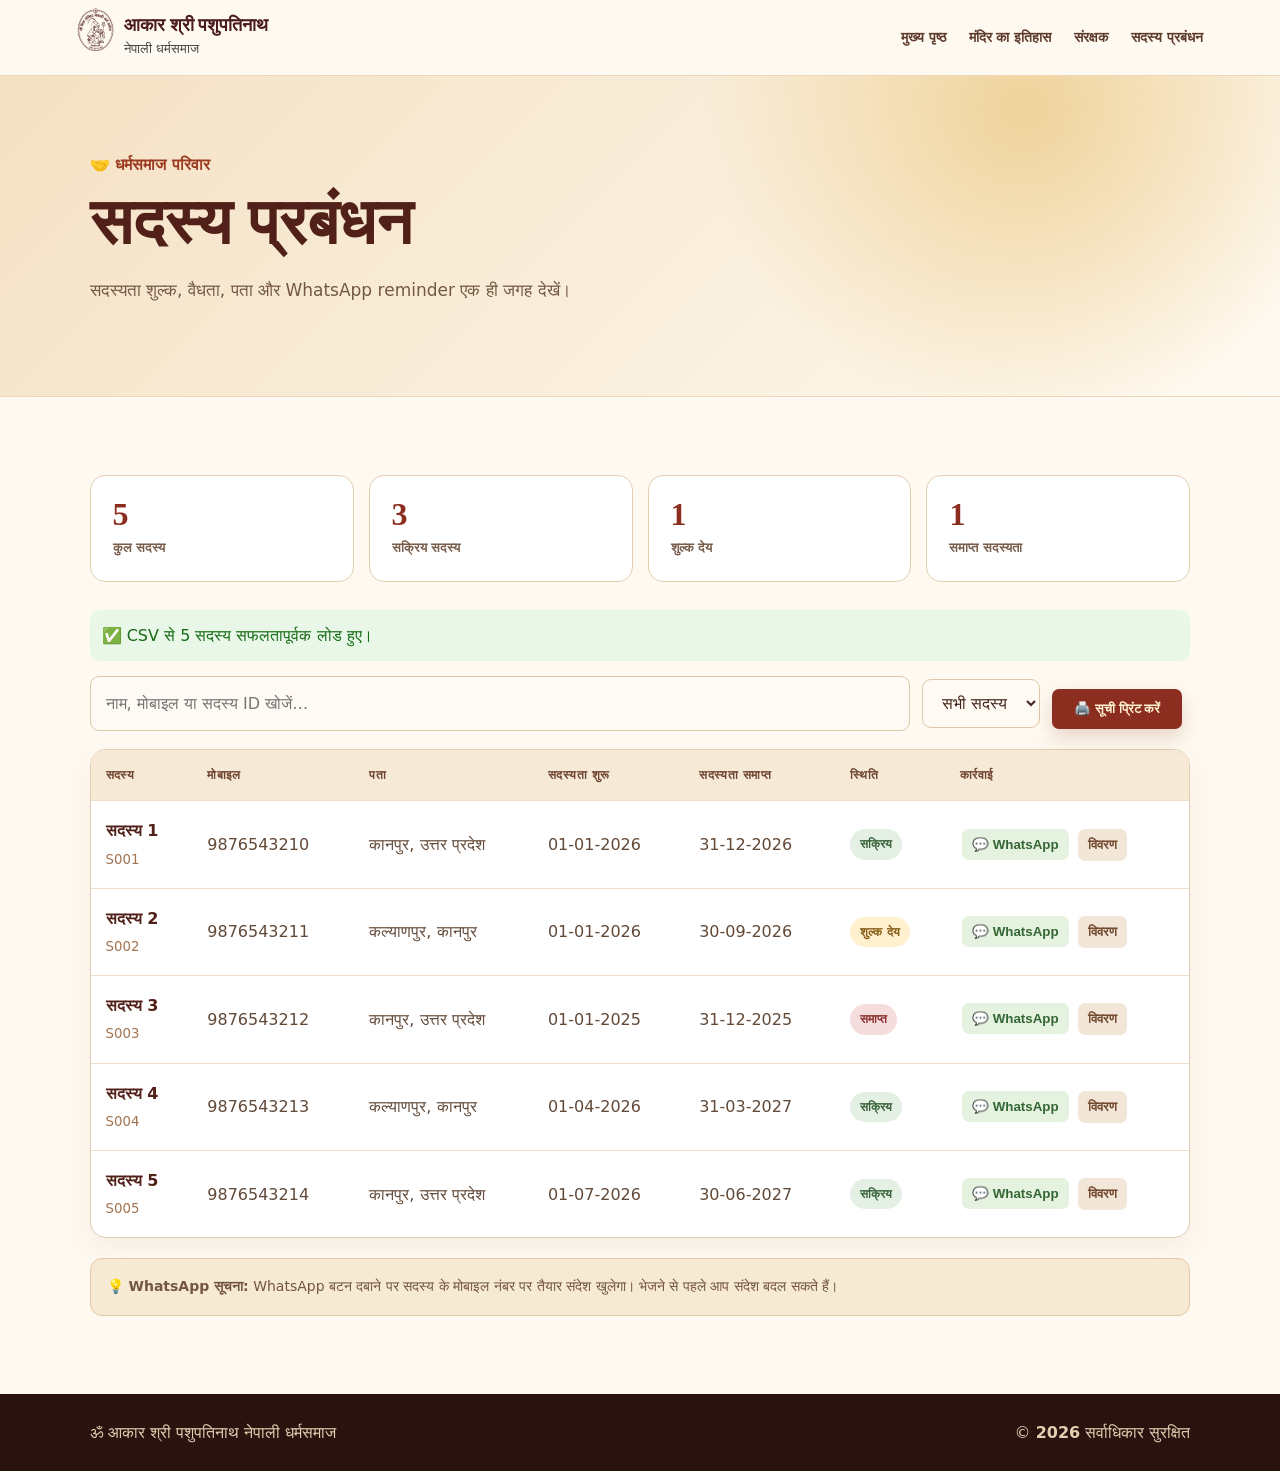
<file: member_management.html>
<!doctype html>
<html lang="hi">
<head>
<meta charset="utf-8">
<meta name="viewport" content="width=device-width, initial-scale=1">
<title>सदस्य प्रबंधन | आकार श्री पशुपतिनाथ नेपाली धर्मसमाज</title>
<link rel="stylesheet" href="style.css">
</head>
<body>
<header>
  <!-- ब्रांड एरिया (लोगो और टेक्स्ट) -->
  <a class="brand" href="index.html" style="text-decoration:none; display:flex; align-items:center; gap:10px;">
    <div class="logo-area"> 
      <img src="logo.png" alt="आकार श्री पशुपतिनाथ नेपाली धर्मसमाज लोगो" class="logo-header-img">
    </div>
    <!-- ये क्लास दोनों को ऊपर-नीचे रखेगी -->
    <div class="brand-text">
      <b>आकार श्री पशुपतिनाथ</b>
      <small>नेपाली धर्मसमाज</small>
    </div>
  </a>
<button class="hamb" onclick="document.querySelector('nav').classList.toggle('open')">☰</button>
<nav>
  <a href="index.html">मुख्य पृष्ठ</a>
  <a href="itihas.html">मंदिर का इतिहास</a>
  <a href="samrakshak.html">संरक्षक</a>
  <a class="active" href="sadasya.html">सदस्य प्रबंधन</a>
</nav>
</header>

<section class="member-hero">
<div>
  <span>🤝 धर्मसमाज परिवार</span>
  <h1>सदस्य प्रबंधन</h1>
  <p>सदस्यता शुल्क, वैधता, पता और WhatsApp reminder एक ही जगह देखें।</p>
</div>
</section>

<section class="section member-section">

<div class="member-summary">
  <div><b id="total">0</b><span>कुल सदस्य</span></div>
  <div><b id="active">0</b><span>सक्रिय सदस्य</span></div>
  <div><b id="due">0</b><span>शुल्क देय</span></div>
  <div><b id="expired">0</b><span>समाप्त सदस्यता</span></div>
</div>

<div id="message" style="padding:12px;margin:15px 0;border-radius:10px;display:none;"></div>

<div class="member-toolbar">
  <input id="search" placeholder="नाम, मोबाइल या सदस्य ID खोजें…">
  <select id="filter">
    <option value="all">सभी सदस्य</option>
    <option value="active">सक्रिय</option>
    <option value="due">शुल्क देय</option>
    <option value="expired">समाप्त</option>
  </select>
  <button class="btn" onclick="window.print()">🖨️ सूची प्रिंट करें</button>
</div>

<div class="member-table-wrap">
<table class="member-table">
<thead>
<tr>
  <th>सदस्य</th>
  <th>मोबाइल</th>
  <th>पता</th>
  <th>सदस्यता शुरू</th>
  <th>सदस्यता समाप्त</th>
  <th>स्थिति</th>
  <th>कार्रवाई</th>
</tr>
</thead>
<tbody id="memberRows">
<tr><td colspan="7" class="empty">CSV से सदस्य डेटा लोड हो रहा है...</td></tr>
</tbody>
</table>
</div>

<div class="member-note">
  <b>💡 WhatsApp सूचना:</b>
  WhatsApp बटन दबाने पर सदस्य के मोबाइल नंबर पर तैयार संदेश खुलेगा।
  भेजने से पहले आप संदेश बदल सकते हैं।
</div>
</section>

<footer>
  ॐ आकार श्री पशुपतिनाथ नेपाली धर्मसमाज
  <span>© <b id="year"></b> सर्वाधिकार सुरक्षित</span>
</footer>

<script>
const csvPath = "data/members-2026.csv";
let members = [];

// CSV parser: quoted commas and escaped quotes supported.
function parseCSV(text) {
  text = text.replace(/^\uFEFF/, "");
  const rows = [];
  let row = [], field = "", inQuotes = false;

  for (let i = 0; i < text.length; i++) {
    const c = text[i], next = text[i + 1];

    if (inQuotes) {
      if (c === '"' && next === '"') {
        field += '"';
        i++;
      } else if (c === '"') {
        inQuotes = false;
      } else {
        field += c;
      }
    } else {
      if (c === '"') inQuotes = true;
      else if (c === ',') { row.push(field); field = ""; }
      else if (c === '\n') { row.push(field); rows.push(row); row = []; field = ""; }
      else if (c !== '\r') field += c;
    }
  }

  if (field !== "" || row.length) {
    row.push(field);
    rows.push(row);
  }

  if (!rows.length) return [];

  const headers = rows.shift().map(h => h.trim());
  return rows
    .filter(r => r.some(v => String(v || "").trim() !== ""))
    .map(r => {
      const obj = {};
      headers.forEach((h, i) => obj[h] = String(r[i] ?? "").trim());
      return obj;
    });
}

function formatDate(value) {
  if (!value) return "";
  let s = String(value).trim();

  // Excel date serial, if one appears in the CSV.
  if (/^\d+(\.\d+)?$/.test(s)) {
    const serial = Number(s);
    if (serial > 20000 && serial < 60000) {
      const d = new Date(Date.UTC(1899, 11, 30) + serial * 86400000);
      return String(d.getUTCDate()).padStart(2, "0") + "-" +
             String(d.getUTCMonth() + 1).padStart(2, "0") + "-" +
             d.getUTCFullYear();
    }
  }

  let m = s.match(/^(\d{4})-(\d{1,2})-(\d{1,2})$/);
  if (m) return `${m[3].padStart(2,"0")}-${m[2].padStart(2,"0")}-${m[1]}`;

  m = s.match(/^(\d{1,2})\/(\d{1,2})\/(\d{4})$/);
  if (m) return `${m[1].padStart(2,"0")}-${m[2].padStart(2,"0")}-${m[3]}`;

  return s;
}

function normalizeStatus(value) {
  const s = String(value || "").trim().toLowerCase();

  if (s === "active" || s === "सक्रिय")
    return { value: "active", label: "सक्रिय" };

  if (s === "due" || s === "शुल्क देय" || s === "देय")
    return { value: "due", label: "शुल्क देय" };

  if (s === "expired" || s === "समाप्त")
    return { value: "expired", label: "समाप्त" };

  return { value: "active", label: "सक्रिय" };
}

async function loadCSV() {
  const message = document.getElementById("message");

  try {
    message.style.display = "block";
    message.style.background = "#fff8df";
    message.style.color = "#6b5200";
    message.innerHTML = "⏳ CSV से सदस्य डेटा लोड हो रहा है...";

    const response = await fetch(csvPath + "?v=" + Date.now());

    if (!response.ok)
      throw new Error("CSV file नहीं मिली: HTTP " + response.status);

    const text = await response.text();
    const data = parseCSV(text);

    if (!data.length)
      throw new Error("CSV में कोई सदस्य रिकॉर्ड नहीं मिला।");

    members = data
      .filter(row => String(row["नाम"] || "").trim() !== "")
      .map(row => {
        const status = normalizeStatus(row["स्थिति"]);
        return {
          id: String(row["सदस्य ID"] || "").trim(),
          name: String(row["नाम"] || "").trim(),
          phone: String(row["मोबाइल"] || "").replace(/\D/g, ""),
          address: String(row["पता"] || "").trim(),
          start: formatDate(row["सदस्यता शुरू"]),
          end: formatDate(row["सदस्यता समाप्त"]),
          status: status.value,
          label: status.label
        };
      });

    updateSummary();
    render();

    message.innerHTML = "✅ CSV से " + members.length + " सदस्य सफलतापूर्वक लोड हुए।";
    message.style.background = "#e8f7e8";
    message.style.color = "#176b17";

  } catch (error) {
    console.error(error);
    message.style.display = "block";
    message.innerHTML =
      "❌ <b>CSV लोड नहीं हो सकी</b><br><br>" +
      error.message +
      "<br><br>CSV file का path होना चाहिए:<br>" +
      "<b>data/members-2026.csv</b><br><br>" +
      "ध्यान रखें: GitHub पर file/folder का नाम बिल्कुल यही होना चाहिए।";
    message.style.background = "#ffe8e8";
    message.style.color = "#9b111e";

    document.getElementById("memberRows").innerHTML =
      `<tr><td colspan="7" class="empty">CSV file से सदस्य डेटा लोड नहीं हो सका।</td></tr>`;
  }
}

function updateSummary() {
  document.getElementById("total").textContent = members.length;
  document.getElementById("active").textContent =
    members.filter(m => m.status === "active").length;
  document.getElementById("due").textContent =
    members.filter(m => m.status === "due").length;
  document.getElementById("expired").textContent =
    members.filter(m => m.status === "expired").length;
}

function escapeHtml(value) {
  return String(value || "")
    .replace(/&/g, "&amp;")
    .replace(/</g, "&lt;")
    .replace(/>/g, "&gt;")
    .replace(/"/g, "&quot;")
    .replace(/'/g, "&#039;");
}

function wa(index) {
  const member = members[index];

  if (!member || !member.phone) {
    alert("इस सदस्य का मोबाइल नंबर उपलब्ध नहीं है।");
    return;
  }

  let phone = member.phone;
  if (phone.length === 10) phone = "91" + phone;

  const message =
`नमस्कार ${member.name} जी 🙏

आकार श्री पशुपतिनाथ नेपाली धर्मसमाज की सदस्यता शुल्क / सदस्यता संबंधी सूचना।

सदस्य ID: ${member.id}
सदस्यता समाप्ति:
${member.end}

कृपया समय पर सदस्यता शुल्क जमा कर धर्मसमाज से जुड़े रहें।

हर हर महादेव 🕉️`;

  window.open(
    "https://wa.me/" + phone + "?text=" + encodeURIComponent(message),
    "_blank"
  );
}

function showDetails(index) {
  const member = members[index];
  if (!member) return;

  alert(
`सदस्य ID: ${member.id}
नाम: ${member.name}
मोबाइल: ${member.phone}
पता: ${member.address}
सदस्यता शुरू: ${member.start}
सदस्यता समाप्त: ${member.end}
स्थिति: ${member.label}`
  );
}

function render() {
  const query = document.getElementById("search").value.toLowerCase().trim();
  const filter = document.getElementById("filter").value;

  const rows = members
    .map((member, index) => ({ member, index }))
    .filter(({member}) => {
      const matchesFilter = filter === "all" || member.status === filter;
      const searchable = (
        member.id + " " + member.name + " " +
        member.phone + " " + member.address
      ).toLowerCase();
      return matchesFilter && searchable.includes(query);
    });

  const tbody = document.getElementById("memberRows");

  if (!rows.length) {
    tbody.innerHTML =
      `<tr><td colspan="7" class="empty">कोई सदस्य नहीं मिला।</td></tr>`;
    return;
  }

  tbody.innerHTML = rows.map(({member, index}) => `
    <tr>
      <td>
        <b>${escapeHtml(member.name)}</b>
        <small>${escapeHtml(member.id)}</small>
      </td>
      <td>${escapeHtml(member.phone)}</td>
      <td>${escapeHtml(member.address)}</td>
      <td>${escapeHtml(member.start)}</td>
      <td>${escapeHtml(member.end)}</td>
      <td><span class="status ${member.status}">${escapeHtml(member.label)}</span></td>
      <td>
        <button class="wa-btn" data-action="wa" data-index="${index}">💬 WhatsApp</button>
        <button class="detail-btn" data-action="details" data-index="${index}">विवरण</button>
      </td>
    </tr>
  `).join("");
}

document.getElementById("search").addEventListener("input", render);
document.getElementById("filter").addEventListener("change", render);

document.getElementById("memberRows").addEventListener("click", function(e) {
  const button = e.target.closest("button[data-action]");
  if (!button) return;

  const index = Number(button.dataset.index);
  if (button.dataset.action === "wa") wa(index);
  if (button.dataset.action === "details") showDetails(index);
});

document.getElementById("year").textContent = new Date().getFullYear();
loadCSV();
</script>
</body>
</html>
</file>
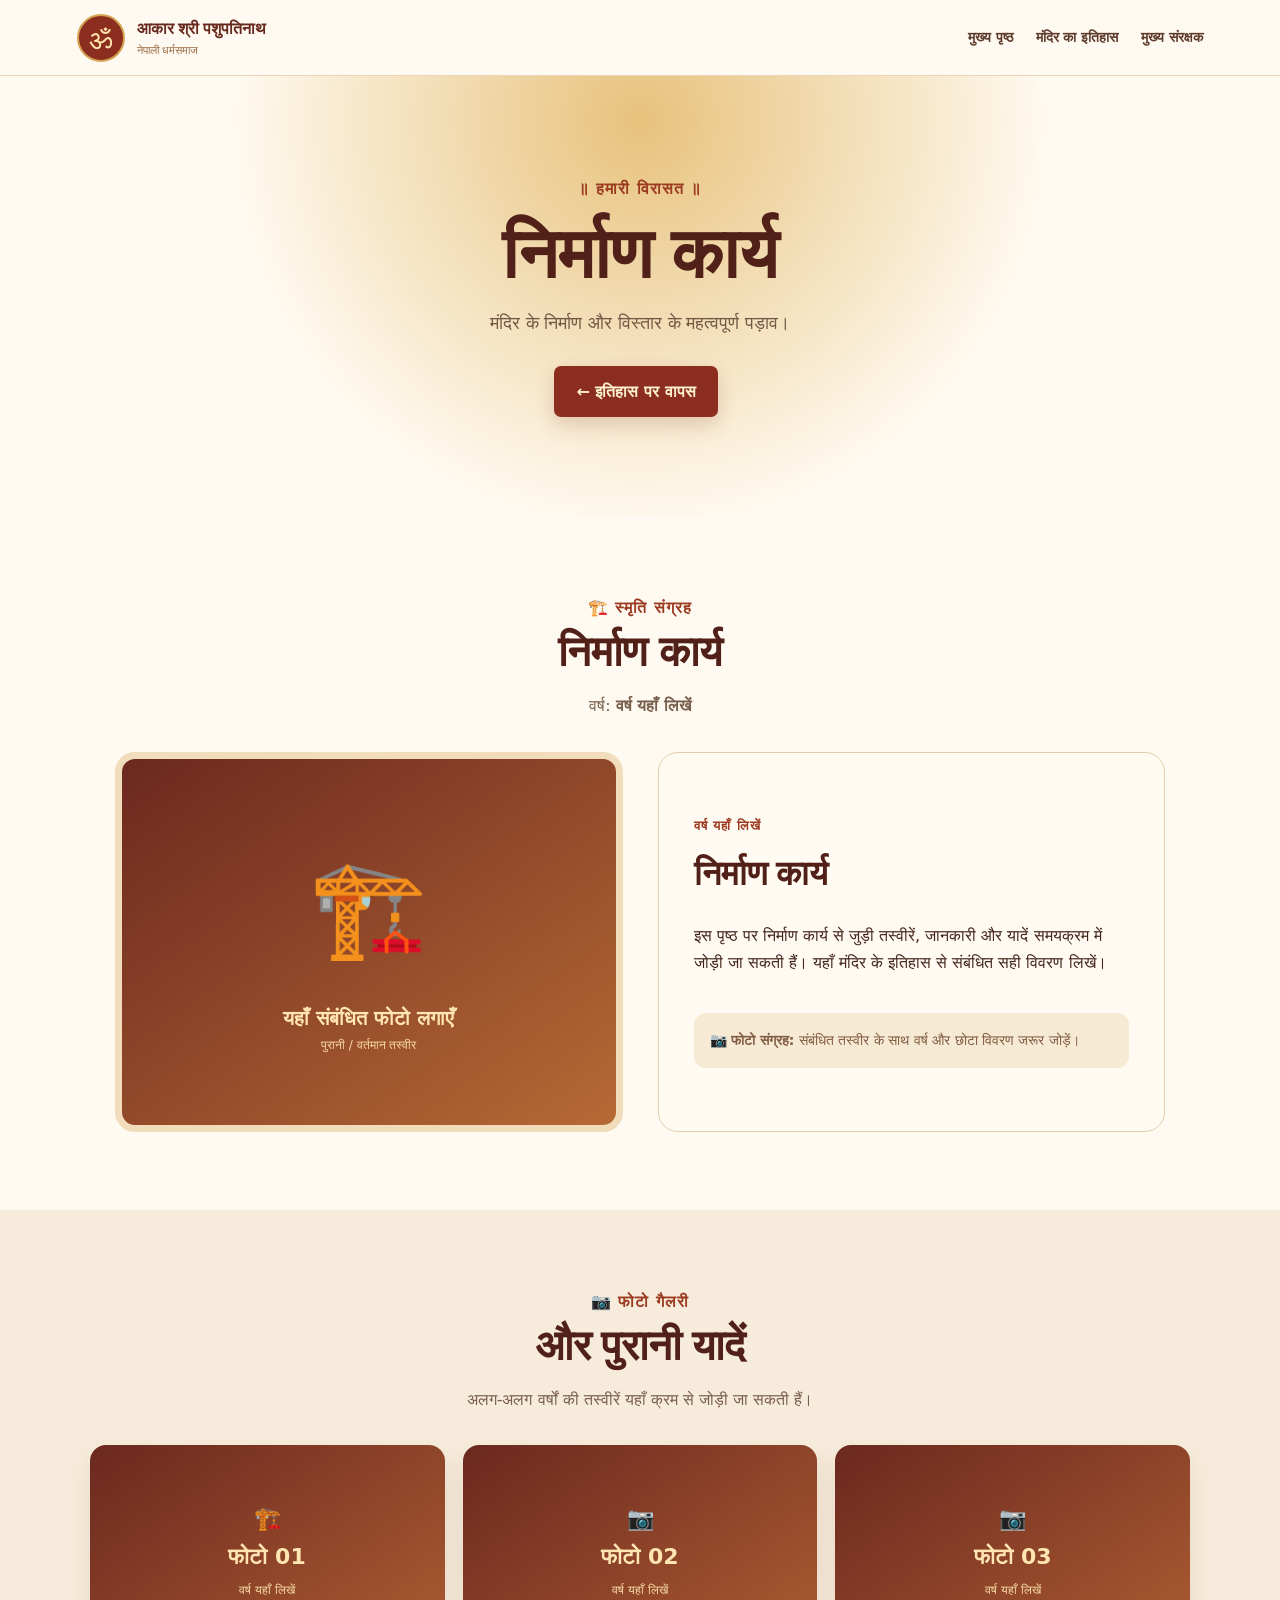
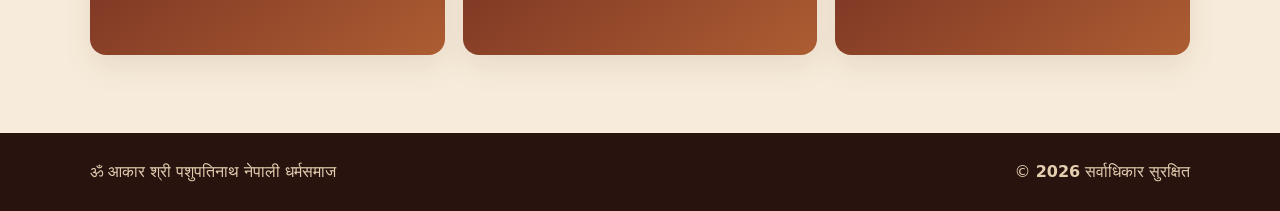
<file: nirman-karya.html>
<!doctype html><html lang="hi"><head><meta charset="utf-8"><meta name="viewport" content="width=device-width,initial-scale=1"><title>निर्माण कार्य | आकार श्री पशुपतिनाथ नेपाली धर्मसमाज</title><link rel="stylesheet" href="style.css"></head><body><header><div class="brand"><div class="om">ॐ</div><div><b>आकार श्री पशुपतिनाथ</b><small>नेपाली धर्मसमाज</small></div></div><button class="hamb" onclick="document.querySelector('nav').classList.toggle('open')">☰</button><nav><a href="index.html">मुख्य पृष्ठ</a><a href="itihas.html">मंदिर का इतिहास</a><a href="samrakshak.html">मुख्य संरक्षक</a></nav></header><section class="history-hero"><div class="history-inner"><div class="tilak">॥ हमारी विरासत ॥</div><h1>निर्माण कार्य</h1><p>मंदिर के निर्माण और विस्तार के महत्वपूर्ण पड़ाव।</p><a class="btn" href="itihas.html">← इतिहास पर वापस</a></div></section><section class="section"><div class="heading center"><span>🏗️ स्मृति संग्रह</span><h2>निर्माण कार्य</h2><p>वर्ष: <strong>वर्ष यहाँ लिखें</strong></p></div><div class="single-memory"><div class="large-memory-photo"><span>🏗️</span><b>यहाँ संबंधित फोटो लगाएँ</b><small>पुरानी / वर्तमान तस्वीर</small></div><div class="memory-detail"><div class="history-year">वर्ष यहाँ लिखें</div><h3>निर्माण कार्य</h3><p>इस पृष्ठ पर निर्माण कार्य से जुड़ी तस्वीरें, जानकारी और यादें समयक्रम में जोड़ी जा सकती हैं। यहाँ मंदिर के इतिहास से संबंधित सही विवरण लिखें।</p><div class="photo-note">📷 <b>फोटो संग्रह:</b> संबंधित तस्वीर के साथ वर्ष और छोटा विवरण जरूर जोड़ें।</div></div></div></section><section class="section cream"><div class="heading center"><span>📷 फोटो गैलरी</span><h2>और पुरानी यादें</h2><p>अलग-अलग वर्षों की तस्वीरें यहाँ क्रम से जोड़ी जा सकती हैं।</p></div><div class="memory-grid"><div><span>🏗️</span><b>फोटो 01</b><small>वर्ष यहाँ लिखें</small></div><div><span>📷</span><b>फोटो 02</b><small>वर्ष यहाँ लिखें</small></div><div><span>📷</span><b>फोटो 03</b><small>वर्ष यहाँ लिखें</small></div></div></section><footer>ॐ आकार श्री पशुपतिनाथ नेपाली धर्मसमाज <span>© <b id="yr"></b> सर्वाधिकार सुरक्षित</span></footer><script>document.getElementById('yr').textContent=new Date().getFullYear()</script></body></html>
</file>
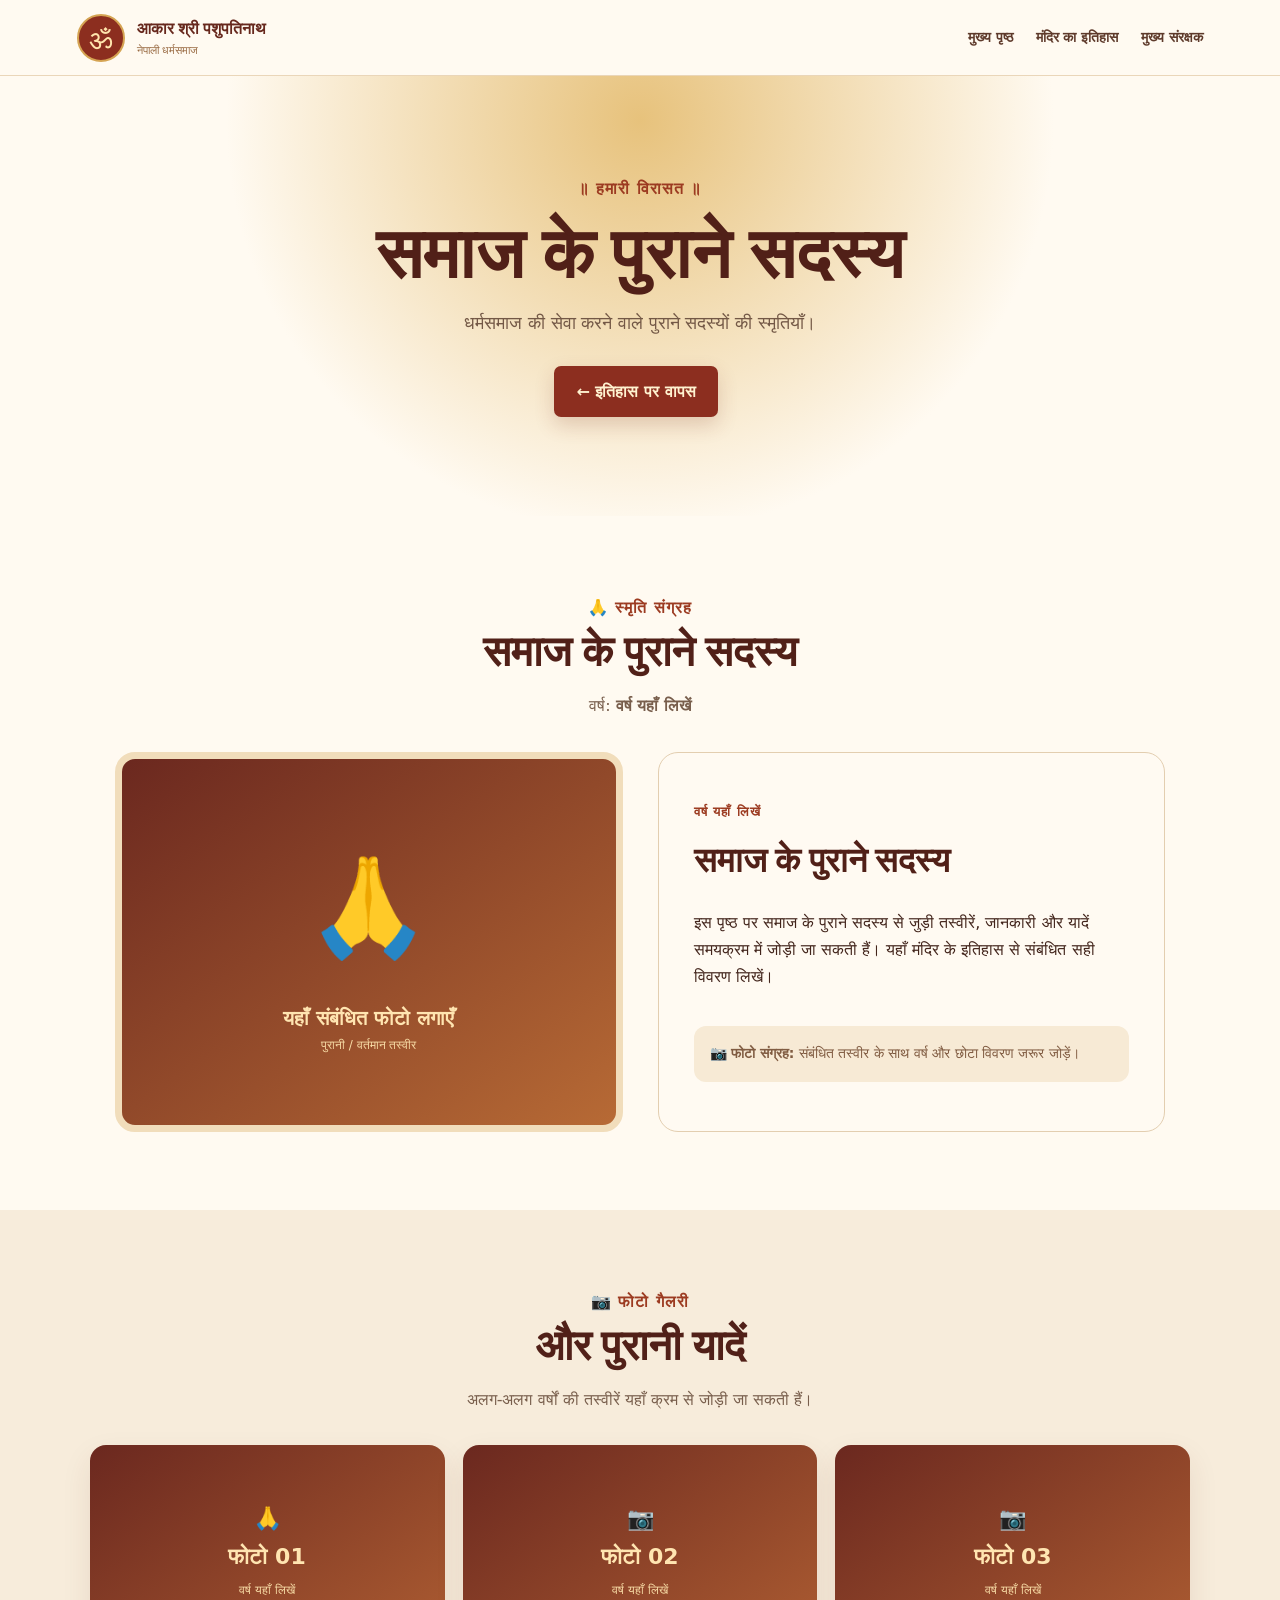
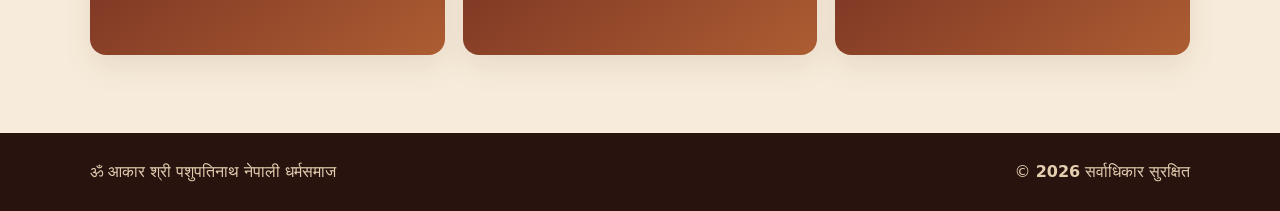
<file: purane-sadasya.html>
<!doctype html><html lang="hi"><head><meta charset="utf-8"><meta name="viewport" content="width=device-width,initial-scale=1"><title>समाज के पुराने सदस्य | आकार श्री पशुपतिनाथ नेपाली धर्मसमाज</title><link rel="stylesheet" href="style.css"></head><body><header><div class="brand"><div class="om">ॐ</div><div><b>आकार श्री पशुपतिनाथ</b><small>नेपाली धर्मसमाज</small></div></div><button class="hamb" onclick="document.querySelector('nav').classList.toggle('open')">☰</button><nav><a href="index.html">मुख्य पृष्ठ</a><a href="itihas.html">मंदिर का इतिहास</a><a href="samrakshak.html">मुख्य संरक्षक</a></nav></header><section class="history-hero"><div class="history-inner"><div class="tilak">॥ हमारी विरासत ॥</div><h1>समाज के पुराने सदस्य</h1><p>धर्मसमाज की सेवा करने वाले पुराने सदस्यों की स्मृतियाँ।</p><a class="btn" href="itihas.html">← इतिहास पर वापस</a></div></section><section class="section"><div class="heading center"><span>🙏 स्मृति संग्रह</span><h2>समाज के पुराने सदस्य</h2><p>वर्ष: <strong>वर्ष यहाँ लिखें</strong></p></div><div class="single-memory"><div class="large-memory-photo"><span>🙏</span><b>यहाँ संबंधित फोटो लगाएँ</b><small>पुरानी / वर्तमान तस्वीर</small></div><div class="memory-detail"><div class="history-year">वर्ष यहाँ लिखें</div><h3>समाज के पुराने सदस्य</h3><p>इस पृष्ठ पर समाज के पुराने सदस्य से जुड़ी तस्वीरें, जानकारी और यादें समयक्रम में जोड़ी जा सकती हैं। यहाँ मंदिर के इतिहास से संबंधित सही विवरण लिखें।</p><div class="photo-note">📷 <b>फोटो संग्रह:</b> संबंधित तस्वीर के साथ वर्ष और छोटा विवरण जरूर जोड़ें।</div></div></div></section><section class="section cream"><div class="heading center"><span>📷 फोटो गैलरी</span><h2>और पुरानी यादें</h2><p>अलग-अलग वर्षों की तस्वीरें यहाँ क्रम से जोड़ी जा सकती हैं।</p></div><div class="memory-grid"><div><span>🙏</span><b>फोटो 01</b><small>वर्ष यहाँ लिखें</small></div><div><span>📷</span><b>फोटो 02</b><small>वर्ष यहाँ लिखें</small></div><div><span>📷</span><b>फोटो 03</b><small>वर्ष यहाँ लिखें</small></div></div></section><footer>ॐ आकार श्री पशुपतिनाथ नेपाली धर्मसमाज <span>© <b id="yr"></b> सर्वाधिकार सुरक्षित</span></footer><script>document.getElementById('yr').textContent=new Date().getFullYear()</script></body></html>
</file>
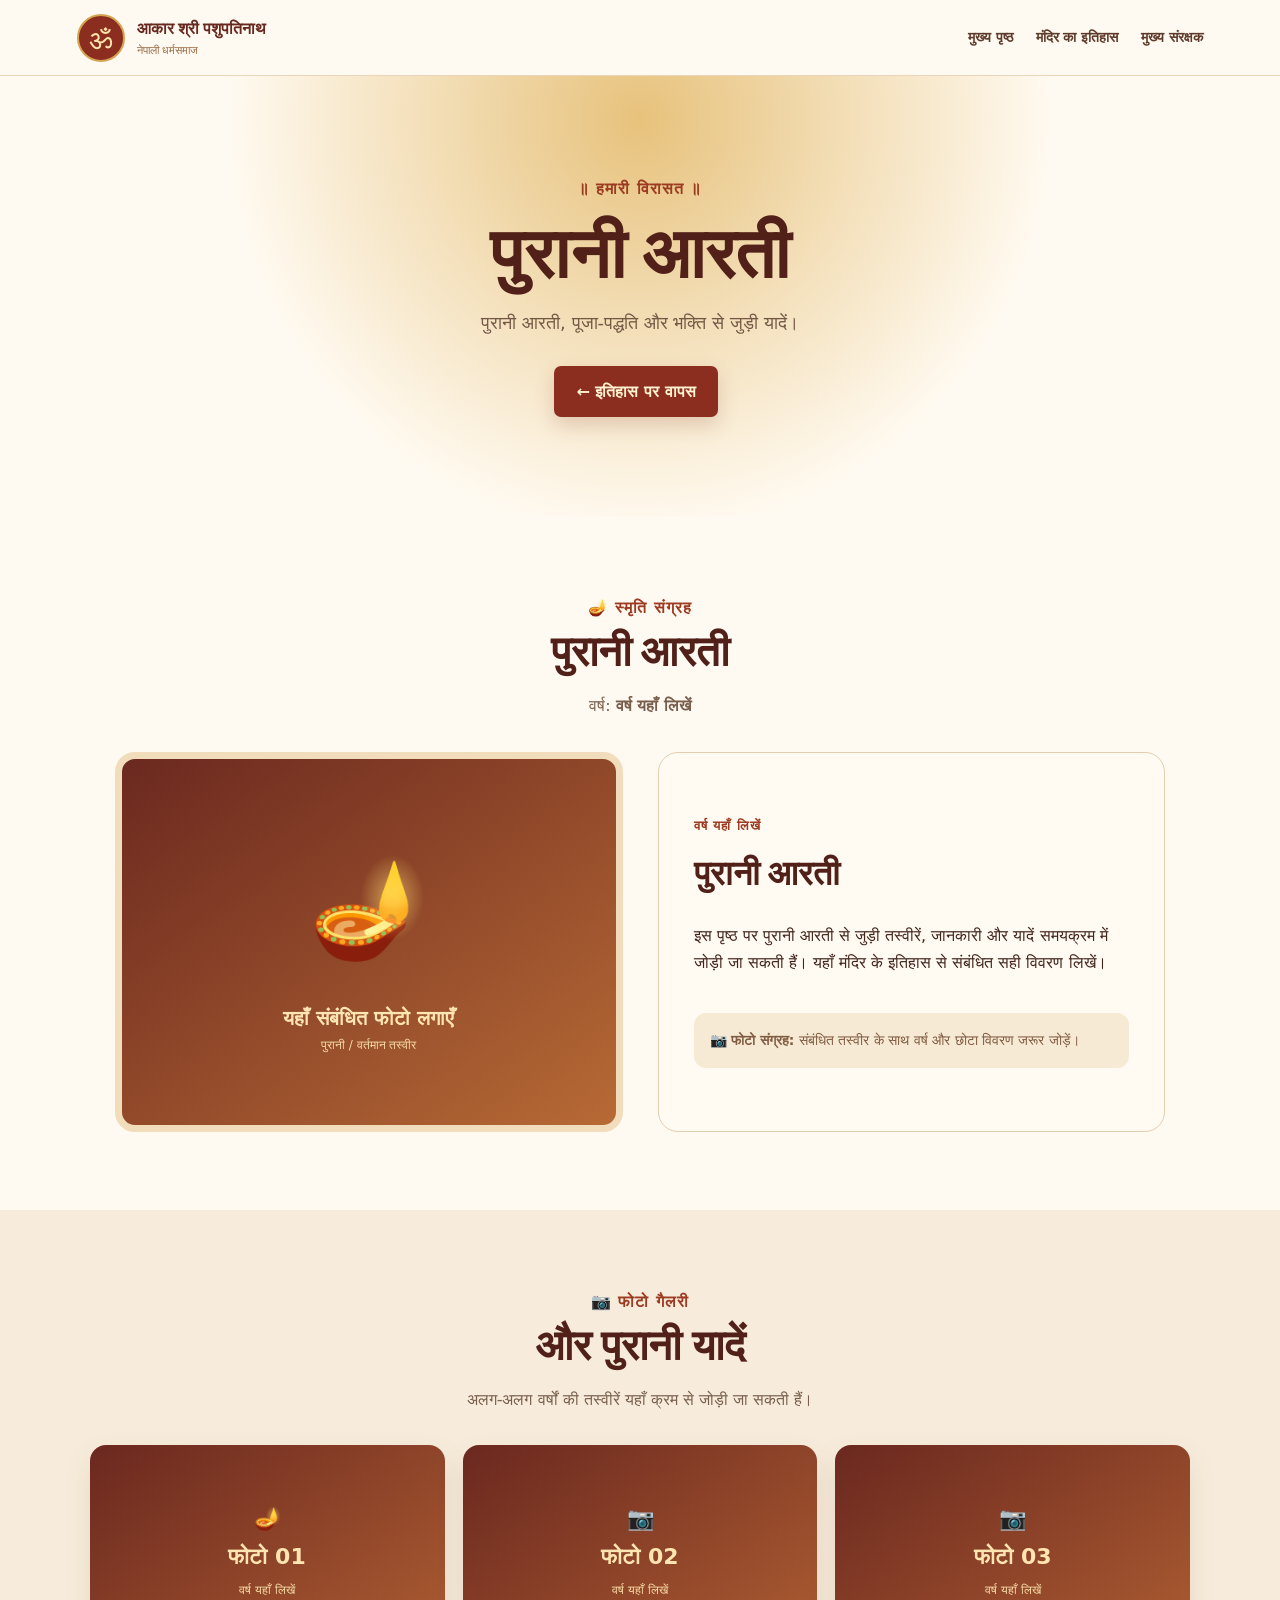
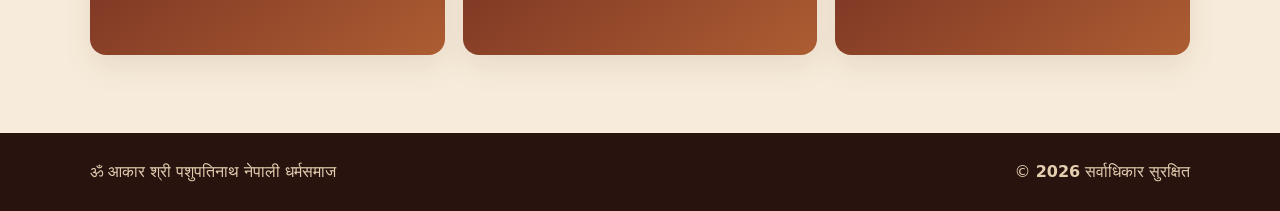
<file: purani-aarti.html>
<!doctype html><html lang="hi"><head><meta charset="utf-8"><meta name="viewport" content="width=device-width,initial-scale=1"><title>पुरानी आरती | आकार श्री पशुपतिनाथ नेपाली धर्मसमाज</title><link rel="stylesheet" href="style.css"></head><body><header><div class="brand"><div class="om">ॐ</div><div><b>आकार श्री पशुपतिनाथ</b><small>नेपाली धर्मसमाज</small></div></div><button class="hamb" onclick="document.querySelector('nav').classList.toggle('open')">☰</button><nav><a href="index.html">मुख्य पृष्ठ</a><a href="itihas.html">मंदिर का इतिहास</a><a href="samrakshak.html">मुख्य संरक्षक</a></nav></header><section class="history-hero"><div class="history-inner"><div class="tilak">॥ हमारी विरासत ॥</div><h1>पुरानी आरती</h1><p>पुरानी आरती, पूजा-पद्धति और भक्ति से जुड़ी यादें।</p><a class="btn" href="itihas.html">← इतिहास पर वापस</a></div></section><section class="section"><div class="heading center"><span>🪔 स्मृति संग्रह</span><h2>पुरानी आरती</h2><p>वर्ष: <strong>वर्ष यहाँ लिखें</strong></p></div><div class="single-memory"><div class="large-memory-photo"><span>🪔</span><b>यहाँ संबंधित फोटो लगाएँ</b><small>पुरानी / वर्तमान तस्वीर</small></div><div class="memory-detail"><div class="history-year">वर्ष यहाँ लिखें</div><h3>पुरानी आरती</h3><p>इस पृष्ठ पर पुरानी आरती से जुड़ी तस्वीरें, जानकारी और यादें समयक्रम में जोड़ी जा सकती हैं। यहाँ मंदिर के इतिहास से संबंधित सही विवरण लिखें।</p><div class="photo-note">📷 <b>फोटो संग्रह:</b> संबंधित तस्वीर के साथ वर्ष और छोटा विवरण जरूर जोड़ें।</div></div></div></section><section class="section cream"><div class="heading center"><span>📷 फोटो गैलरी</span><h2>और पुरानी यादें</h2><p>अलग-अलग वर्षों की तस्वीरें यहाँ क्रम से जोड़ी जा सकती हैं।</p></div><div class="memory-grid"><div><span>🪔</span><b>फोटो 01</b><small>वर्ष यहाँ लिखें</small></div><div><span>📷</span><b>फोटो 02</b><small>वर्ष यहाँ लिखें</small></div><div><span>📷</span><b>फोटो 03</b><small>वर्ष यहाँ लिखें</small></div></div></section><footer>ॐ आकार श्री पशुपतिनाथ नेपाली धर्मसमाज <span>© <b id="yr"></b> सर्वाधिकार सुरक्षित</span></footer><script>document.getElementById('yr').textContent=new Date().getFullYear()</script></body></html>
</file>
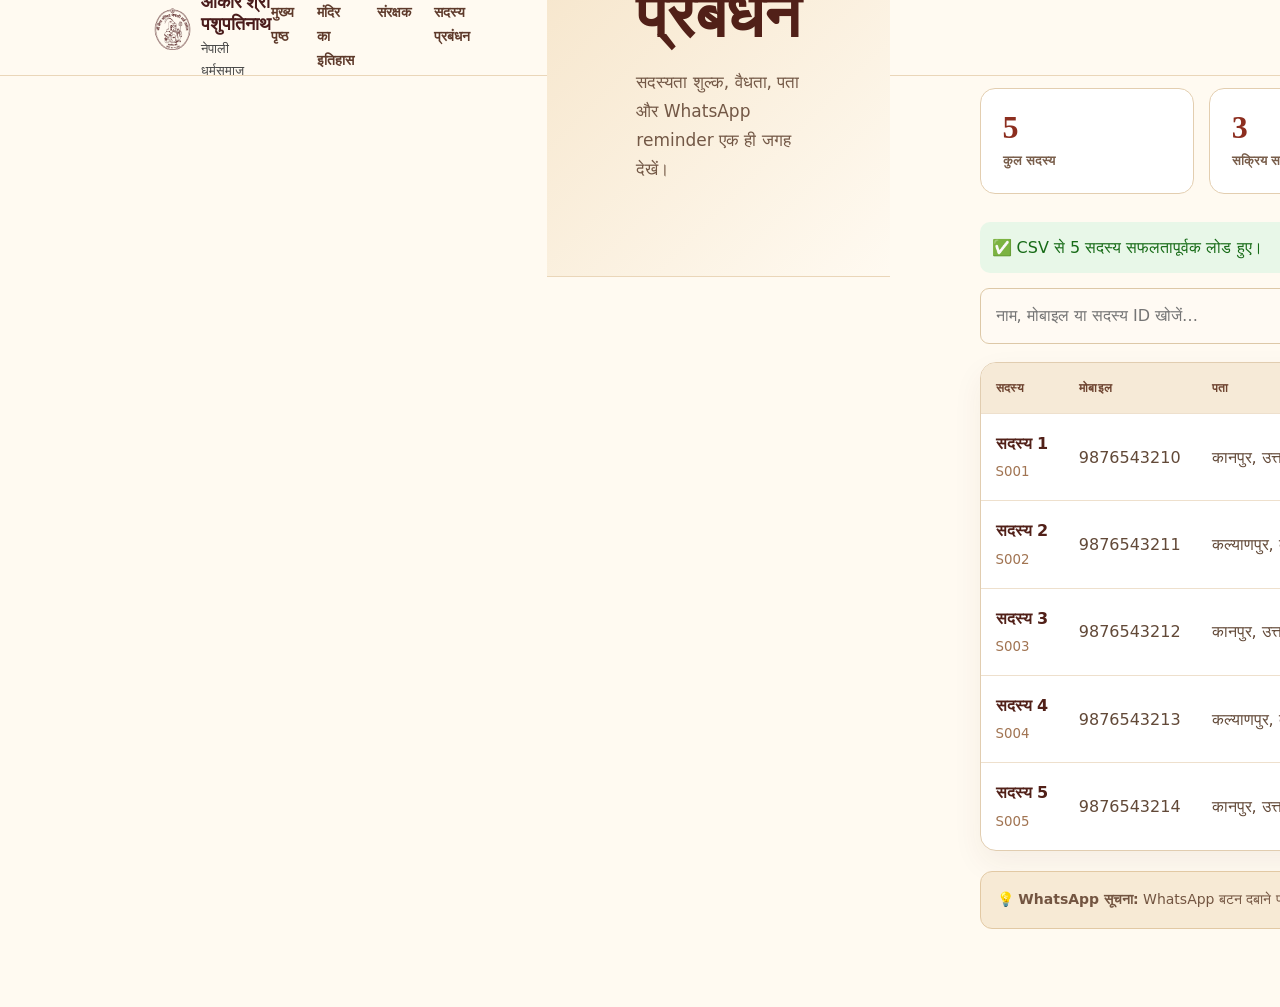
<file: sadasya.html>
<!doctype html>
<html lang="hi">
<head>
<meta charset="utf-8">
<meta name="viewport" content="width=device-width, initial-scale=1">
<title>सदस्य प्रबंधन | आकार श्री पशुपतिनाथ नेपाली धर्मसमाज</title>
<link rel="stylesheet" href="style.css">
</head>
<body>

<header>
<header>
  <!-- ब्रांड एरिया (लोगो और टेक्स्ट) -->
  <a class="brand" href="index.html" style="text-decoration:none; display:flex; align-items:center; gap:10px;">
    <div class="logo-area"> 
      <img src="logo.png" alt="आकार श्री पशुपतिनाथ नेपाली धर्मसमाज लोगो" class="logo-header-img">
    </div>
    <!-- ये क्लास दोनों को ऊपर-नीचे रखेगी -->
    <div class="brand-text">
      <b>आकार श्री पशुपतिनाथ</b>
      <small>नेपाली धर्मसमाज</small>
    </div>
  </a>
<button class="hamb" onclick="document.querySelector('nav').classList.toggle('open')">☰</button>
<nav>
  <a href="index.html">मुख्य पृष्ठ</a>
  <a href="itihas.html">मंदिर का इतिहास</a>
  <a href="samrakshak.html">संरक्षक</a>
  <a class="active" href="sadasya.html">सदस्य प्रबंधन</a>
</nav>
</header>

<section class="member-hero">
<div>
  <span>🤝 धर्मसमाज परिवार</span>
  <h1>सदस्य प्रबंधन</h1>
  <p>सदस्यता शुल्क, वैधता, पता और WhatsApp reminder एक ही जगह देखें।</p>
</div>
</section>

<section class="section member-section">

<div class="member-summary">
  <div><b id="total">0</b><span>कुल सदस्य</span></div>
  <div><b id="active">0</b><span>सक्रिय सदस्य</span></div>
  <div><b id="due">0</b><span>शुल्क देय</span></div>
  <div><b id="expired">0</b><span>समाप्त सदस्यता</span></div>
</div>

<div id="message" style="padding:12px;margin:15px 0;border-radius:10px;display:none;"></div>

<div class="member-toolbar">
  <input id="search" placeholder="नाम, मोबाइल या सदस्य ID खोजें…">
  <select id="filter">
    <option value="all">सभी सदस्य</option>
    <option value="active">सक्रिय</option>
    <option value="due">शुल्क देय</option>
    <option value="expired">समाप्त</option>
  </select>
  <button class="btn" onclick="window.print()">🖨️ सूची प्रिंट करें</button>
</div>

<div class="member-table-wrap">
<table class="member-table">
<thead>
<tr>
  <th>सदस्य</th>
  <th>मोबाइल</th>
  <th>पता</th>
  <th>सदस्यता शुरू</th>
  <th>सदस्यता समाप्त</th>
  <th>स्थिति</th>
  <th>कार्रवाई</th>
</tr>
</thead>
<tbody id="memberRows">
<tr><td colspan="7" class="empty">CSV से सदस्य डेटा लोड हो रहा है...</td></tr>
</tbody>
</table>
</div>

<div class="member-note">
  <b>💡 WhatsApp सूचना:</b>
  WhatsApp बटन दबाने पर सदस्य के मोबाइल नंबर पर तैयार संदेश खुलेगा।
  भेजने से पहले आप संदेश बदल सकते हैं।
</div>
</section>

<footer>
  ॐ आकार श्री पशुपतिनाथ नेपाली धर्मसमाज
  <span>© <b id="year"></b> सर्वाधिकार सुरक्षित</span>
</footer>

<script>
const csvPath = "data/members-2026.csv";
let members = [];

// CSV parser: quoted commas and escaped quotes supported.
function parseCSV(text) {
  text = text.replace(/^\uFEFF/, "");
  const rows = [];
  let row = [], field = "", inQuotes = false;

  for (let i = 0; i < text.length; i++) {
    const c = text[i], next = text[i + 1];

    if (inQuotes) {
      if (c === '"' && next === '"') {
        field += '"';
        i++;
      } else if (c === '"') {
        inQuotes = false;
      } else {
        field += c;
      }
    } else {
      if (c === '"') inQuotes = true;
      else if (c === ',') { row.push(field); field = ""; }
      else if (c === '\n') { row.push(field); rows.push(row); row = []; field = ""; }
      else if (c !== '\r') field += c;
    }
  }

  if (field !== "" || row.length) {
    row.push(field);
    rows.push(row);
  }

  if (!rows.length) return [];

  const headers = rows.shift().map(h => h.trim());
  return rows
    .filter(r => r.some(v => String(v || "").trim() !== ""))
    .map(r => {
      const obj = {};
      headers.forEach((h, i) => obj[h] = String(r[i] ?? "").trim());
      return obj;
    });
}

function formatDate(value) {
  if (!value) return "";
  let s = String(value).trim();

  // Excel date serial, if one appears in the CSV.
  if (/^\d+(\.\d+)?$/.test(s)) {
    const serial = Number(s);
    if (serial > 20000 && serial < 60000) {
      const d = new Date(Date.UTC(1899, 11, 30) + serial * 86400000);
      return String(d.getUTCDate()).padStart(2, "0") + "-" +
             String(d.getUTCMonth() + 1).padStart(2, "0") + "-" +
             d.getUTCFullYear();
    }
  }

  let m = s.match(/^(\d{4})-(\d{1,2})-(\d{1,2})$/);
  if (m) return `${m[3].padStart(2,"0")}-${m[2].padStart(2,"0")}-${m[1]}`;

  m = s.match(/^(\d{1,2})\/(\d{1,2})\/(\d{4})$/);
  if (m) return `${m[1].padStart(2,"0")}-${m[2].padStart(2,"0")}-${m[3]}`;

  return s;
}

function normalizeStatus(value) {
  const s = String(value || "").trim().toLowerCase();

  if (s === "active" || s === "सक्रिय")
    return { value: "active", label: "सक्रिय" };

  if (s === "due" || s === "शुल्क देय" || s === "देय")
    return { value: "due", label: "शुल्क देय" };

  if (s === "expired" || s === "समाप्त")
    return { value: "expired", label: "समाप्त" };

  return { value: "active", label: "सक्रिय" };
}

async function loadCSV() {
  const message = document.getElementById("message");

  try {
    message.style.display = "block";
    message.style.background = "#fff8df";
    message.style.color = "#6b5200";
    message.innerHTML = "⏳ CSV से सदस्य डेटा लोड हो रहा है...";

    const response = await fetch(csvPath + "?v=" + Date.now());

    if (!response.ok)
      throw new Error("CSV file नहीं मिली: HTTP " + response.status);

    const text = await response.text();
    const data = parseCSV(text);

    if (!data.length)
      throw new Error("CSV में कोई सदस्य रिकॉर्ड नहीं मिला।");

    members = data
      .filter(row => String(row["नाम"] || "").trim() !== "")
      .map(row => {
        const status = normalizeStatus(row["स्थिति"]);
        return {
          id: String(row["सदस्य ID"] || "").trim(),
          name: String(row["नाम"] || "").trim(),
          phone: String(row["मोबाइल"] || "").replace(/\D/g, ""),
          address: String(row["पता"] || "").trim(),
          start: formatDate(row["सदस्यता शुरू"]),
          end: formatDate(row["सदस्यता समाप्त"]),
          status: status.value,
          label: status.label
        };
      });

    updateSummary();
    render();

    message.innerHTML = "✅ CSV से " + members.length + " सदस्य सफलतापूर्वक लोड हुए।";
    message.style.background = "#e8f7e8";
    message.style.color = "#176b17";

  } catch (error) {
    console.error(error);
    message.style.display = "block";
    message.innerHTML =
      "❌ <b>CSV लोड नहीं हो सकी</b><br><br>" +
      error.message +
      "<br><br>CSV file का path होना चाहिए:<br>" +
      "<b>data/members-2026.csv</b><br><br>" +
      "ध्यान रखें: GitHub पर file/folder का नाम बिल्कुल यही होना चाहिए।";
    message.style.background = "#ffe8e8";
    message.style.color = "#9b111e";

    document.getElementById("memberRows").innerHTML =
      `<tr><td colspan="7" class="empty">CSV file से सदस्य डेटा लोड नहीं हो सका।</td></tr>`;
  }
}

function updateSummary() {
  document.getElementById("total").textContent = members.length;
  document.getElementById("active").textContent =
    members.filter(m => m.status === "active").length;
  document.getElementById("due").textContent =
    members.filter(m => m.status === "due").length;
  document.getElementById("expired").textContent =
    members.filter(m => m.status === "expired").length;
}

function escapeHtml(value) {
  return String(value || "")
    .replace(/&/g, "&amp;")
    .replace(/</g, "&lt;")
    .replace(/>/g, "&gt;")
    .replace(/"/g, "&quot;")
    .replace(/'/g, "&#039;");
}

function wa(index) {
  const member = members[index];

  if (!member || !member.phone) {
    alert("इस सदस्य का मोबाइल नंबर उपलब्ध नहीं है।");
    return;
  }

  let phone = member.phone;
  if (phone.length === 10) phone = "91" + phone;

  const message =
`नमस्कार ${member.name} जी 🙏

आकार श्री पशुपतिनाथ नेपाली धर्मसमाज की सदस्यता शुल्क / सदस्यता संबंधी सूचना।

सदस्य ID: ${member.id}
सदस्यता समाप्ति:
${member.end}

कृपया समय पर सदस्यता शुल्क जमा कर धर्मसमाज से जुड़े रहें।

हर हर महादेव 🕉️`;

  window.open(
    "https://wa.me/" + phone + "?text=" + encodeURIComponent(message),
    "_blank"
  );
}

function showDetails(index) {
  const member = members[index];
  if (!member) return;

  alert(
`सदस्य ID: ${member.id}
नाम: ${member.name}
मोबाइल: ${member.phone}
पता: ${member.address}
सदस्यता शुरू: ${member.start}
सदस्यता समाप्त: ${member.end}
स्थिति: ${member.label}`
  );
}

function render() {
  const query = document.getElementById("search").value.toLowerCase().trim();
  const filter = document.getElementById("filter").value;

  const rows = members
    .map((member, index) => ({ member, index }))
    .filter(({member}) => {
      const matchesFilter = filter === "all" || member.status === filter;
      const searchable = (
        member.id + " " + member.name + " " +
        member.phone + " " + member.address
      ).toLowerCase();
      return matchesFilter && searchable.includes(query);
    });

  const tbody = document.getElementById("memberRows");

  if (!rows.length) {
    tbody.innerHTML =
      `<tr><td colspan="7" class="empty">कोई सदस्य नहीं मिला।</td></tr>`;
    return;
  }

  tbody.innerHTML = rows.map(({member, index}) => `
    <tr>
      <td>
        <b>${escapeHtml(member.name)}</b>
        <small>${escapeHtml(member.id)}</small>
      </td>
      <td>${escapeHtml(member.phone)}</td>
      <td>${escapeHtml(member.address)}</td>
      <td>${escapeHtml(member.start)}</td>
      <td>${escapeHtml(member.end)}</td>
      <td><span class="status ${member.status}">${escapeHtml(member.label)}</span></td>
      <td>
        <button class="wa-btn" data-action="wa" data-index="${index}">💬 WhatsApp</button>
        <button class="detail-btn" data-action="details" data-index="${index}">विवरण</button>
      </td>
    </tr>
  `).join("");
}

document.getElementById("search").addEventListener("input", render);
document.getElementById("filter").addEventListener("change", render);

document.getElementById("memberRows").addEventListener("click", function(e) {
  const button = e.target.closest("button[data-action]");
  if (!button) return;

  const index = Number(button.dataset.index);
  if (button.dataset.action === "wa") wa(index);
  if (button.dataset.action === "details") showDetails(index);
});

document.getElementById("year").textContent = new Date().getFullYear();
loadCSV();
</script>
</body>
</html>
</file>
<file: style.css>
*{box-sizing:border-box}html{scroll-behavior:smooth}body{margin:0;color:#42241b;background:#fffaf1;font-family:system-ui,-apple-system,"Noto Sans Devanagari",sans-serif;line-height:1.7}header{height:76px;position:sticky;top:0;z-index:20;display:flex;align-items:center;justify-content:space-between;padding:10px 6vw;background:rgba(255,250,241,.96);border-bottom:1px solid #ead6b9;backdrop-filter:blur(12px)}.brand{display:flex;gap:11px;align-items:center}.brand b{display:block;font-family:Georgia,serif;color:#67281d}.brand small{display:block;color:#9a6c45;font-size:11px}.om{width:48px;height:48px;border-radius:50%;display:grid;place-items:center;background:#8c2e1f;color:#ffe5ad;font-size:28px;border:2px solid #d5a453}nav{display:flex;gap:23px}nav a{color:#5e3a2b;text-decoration:none;font-size:14px;font-weight:700}.hamb{display:none;background:none;border:0;font-size:25px}.hero{min-height:650px;position:relative;overflow:hidden;background:radial-gradient(circle at 80% 20%,#efd59e,transparent 23%),linear-gradient(135deg,#f4e1c3,#fffaf1)}.hero:before{content:"";position:absolute;inset:0;background-image:radial-gradient(#b8863b55 1px,transparent 1px);background-size:28px 28px;opacity:.3}.hero-inner{position:relative;max-width:1180px;margin:auto;padding:85px 30px;display:grid;grid-template-columns:1.15fr .85fr;align-items:center;gap:50px}.tilak,.heading>span{color:#9c3b21;font-weight:800;letter-spacing:1px}.hero h1{font:600 clamp(45px,6vw,76px)/1.05 Georgia,serif;color:#512018;margin:16px 0}.hero h1 em{color:#a23c22;font-style:normal}.hero-copy p{font-size:18px;max-width:680px;color:#6e5240}.btn{display:inline-block;background:#8c2e1f;color:#fff2d0;text-decoration:none;padding:12px 22px;border-radius:7px;font-weight:800;margin:12px 8px 0 0;box-shadow:0 8px 20px #7b2a1c30}.btn.ghost{background:transparent;color:#8c2e1f;border:1px solid #b66b42;box-shadow:none}.temple-art{text-align:center;background:#fff7e7cc;border:1px solid #dfc18b;border-radius:50%;width:380px;height:380px;margin:auto;padding-top:35px;box-shadow:0 25px 70px #6c321c22}.sun{color:#c28c32;font-size:40px}.temple{margin:5px auto 12px;width:200px;height:200px;border-radius:50%;display:grid;place-items:center;background:#8c2e1f;color:#ffe3a3;border:8px double #d6a34d;outline:3px solid #8c2e1f;outline-offset:-20px;font-size:100px}.temple-art h2{font:28px Georgia,serif;margin:0}.temple-art p{margin:0;color:#a03d23;font-weight:800}.bells{font-size:19px;color:#9c6a2b}.scroll{text-align:center;padding-bottom:20px;color:#936d4d}.marquee{background:#7f2c20;color:#ffe9bd;padding:11px;text-align:center;font-size:14px}.section{padding:78px 7vw;max-width:1300px;margin:auto}.cream{max-width:none;background:#f7ecdb}.heading{margin-bottom:32px}.heading h2{font:600 42px/1.15 Georgia,serif;margin:7px 0;color:#512018}.heading p{color:#785e4c}.center{text-align:center}.cards,.videos,.people{display:grid;grid-template-columns:repeat(3,1fr);gap:20px}.notice{background:#fff;border:1px solid #ead8bf;border-radius:14px;padding:22px;display:flex;gap:15px;box-shadow:0 10px 25px #6b32120b}.notice .icon{font-size:30px}.notice b,.role{color:#a04125;font-size:12px;letter-spacing:1px}.notice h3{margin:4px 0}.notice p{margin:0;color:#765e4c}.timeline{max-width:1150px;margin:auto;display:grid;grid-template-columns:repeat(5,1fr);border:1px solid #dfc9a6;border-radius:15px;overflow:hidden;background:#fffaf0}.timeline div{padding:25px 15px;border-right:1px solid #dfc9a6}.timeline div:last-child{border:0}.timeline time{color:#9d3c22;font-weight:900;display:block}.timeline strong{display:block;font-size:18px;margin:8px 0}.timeline small{color:#806855}.note{text-align:center;color:#96765a;font-size:13px}.video,.gallery-grid div{background:linear-gradient(135deg,#622319,#a94727);height:180px;display:grid;place-items:center;color:#ffe3a8;font-size:55px}.videos article{background:#fff;border:1px solid #ead8bf;border-radius:15px;overflow:hidden}.videos h3,.videos p{margin-left:20px}.videos p{color:#7d6654}.about{display:grid;grid-template-columns:.8fr 1.2fr;gap:70px;align-items:center}.about-art{height:330px;border-radius:50%;display:grid;place-items:center;background:radial-gradient(circle,#9c3724 0 35%,#7a271c 36% 55%,#d1a04e 56% 57%,#f4e0bc 58%);color:#ffe4a9;font:110px Georgia,serif;position:relative}.about-art span{position:absolute;bottom:50px;font:700 13px system-ui;letter-spacing:2px}.pillrow{display:flex;flex-wrap:wrap;gap:10px}.pillrow span{background:#f6ead7;border:1px solid #e4ceb0;padding:10px 14px;border-radius:30px}.people{grid-template-columns:repeat(3,1fr)}.person{background:#fffaf2;border:1px solid #e3ceb0;border-radius:15px;padding:24px;text-align:center;text-decoration:none;color:#42241b;transition:.2s}.person:hover{transform:translateY(-4px);box-shadow:0 15px 30px #63311a18}.avatar,.photo{width:75px;height:75px;margin:auto;border-radius:50%;display:grid;place-items:center;background:#ecd4ad;color:#8c2e1f;font-weight:900;font-size:24px}.featured{background:#fff8e6;border:2px solid #d5a453}.featured .photo{width:105px;height:105px;font-size:42px;background:#8c2e1f;color:#ffe3a8;border:6px double #d6a34d}.person h3{margin:8px 0}.person p{color:#9a6d4a}.gallery-grid{display:grid;grid-template-columns:repeat(4,1fr);gap:15px}.gallery-grid div{height:190px;border-radius:15px;display:flex;flex-direction:column;justify-content:center;align-items:center;gap:10px}.gallery-grid b{font-size:16px}.contact{background:#4c2119;color:#ffe8be;padding:65px 7vw;display:grid;grid-template-columns:1fr 1fr;gap:50px}.contact h2{font:40px Georgia,serif}.contact-card{background:#5e2a20;border:1px solid #8b5545;padding:30px;border-radius:16px}.contact-card a{color:#ffe2a8}.contact>div>span{color:#e6ad62;font-weight:800}footer{background:#28130f;color:#e5ceb0;padding:25px 7vw;display:flex;justify-content:space-between}.profile-hero{min-height:calc(100vh - 76px);padding:55px 20px;background:radial-gradient(circle at 50% 0,#f0d49a,#fffaf1 45%);display:flex;justify-content:center}.profile-card{max-width:760px;text-align:center;background:#fffaf1;border:1px solid #dfc294;border-radius:25px;padding:38px 55px;box-shadow:0 25px 80px #6b321c18}.back{display:block;text-align:left;color:#8f3a24;text-decoration:none;font-weight:700}.profile-photo{width:180px;height:180px;margin:25px auto;border-radius:50%;display:grid;place-items:center;background:#8c2e1f;color:#ffe2a1;font:90px Georgia,serif;border:9px double #d7a44d;outline:2px solid #8c2e1f;outline-offset:-25px}.profile-card h1{font:45px Georgia,serif;color:#512018;margin:5px}.divider{color:#c08b3a;margin:12px}.quote{font:italic 21px Georgia,serif;color:#8a5a35}.profile-points{display:grid;grid-template-columns:repeat(3,1fr);gap:12px;margin:25px 0}.profile-points div{padding:15px;background:#f7ead5;border-radius:12px}.profile-points b{display:block;font-size:28px}.profile-points span{font-size:13px;font-weight:700}.profile-card>p{color:#735846}@media(max-width:850px){nav{display:none;position:absolute;top:76px;left:0;right:0;background:#fffaf1;padding:20px;flex-direction:column}.hamb{display:block}.hero-inner,.about,.contact{grid-template-columns:1fr}.hero-inner{padding-top:55px}.temple-art{width:310px;height:310px}.temple{width:155px;height:155px;font-size:75px}.cards,.videos,.people{grid-template-columns:1fr 1fr}.timeline{grid-template-columns:1fr}.timeline div{border-right:0;border-bottom:1px solid #dfc9a6}.gallery-grid{grid-template-columns:1fr 1fr}.profile-card{padding:25px}.profile-points{grid-template-columns:1fr}}@media(max-width:520px){.cards,.videos,.people,.gallery-grid{grid-template-columns:1fr}.section{padding:55px 5vw}.hero h1{font-size:44px}footer{display:block}.brand b{font-size:13px}}

.history-hero{min-height:440px;display:grid;place-items:center;text-align:center;padding:70px 25px;background:radial-gradient(circle at 50% 10%,#e7c27c,#fffaf1 55%)}.history-inner{max-width:850px}.history-hero h1{font:600 clamp(45px,6vw,70px)/1.08 Georgia,serif;color:#512018;margin:15px 0}.history-hero h1 em{color:#a23c22;font-style:normal}.history-hero p{font-size:18px;color:#735846;max-width:720px;margin:0 auto 15px}.history-timeline{max-width:1050px;margin:auto;position:relative}.history-timeline:before{content:"";position:absolute;left:50%;top:0;bottom:0;width:2px;background:#d8b77e}.history-item{position:relative;width:50%;padding:0 42px 55px}.history-item:nth-child(even){margin-left:50%}.history-year{font-weight:900;color:#9c3b21;font-size:13px;letter-spacing:1px;margin-bottom:10px}.history-photo{height:220px;border-radius:16px;background:linear-gradient(135deg,#6d291f,#b56a35);display:grid;place-items:center;color:#ffe6af;border:5px solid #f1ddbb;box-shadow:0 15px 35px #60301b20}.history-photo div{font-size:65px}.history-photo small{font-size:12px}.history-content{background:#fffaf2;border:1px solid #e3ceb0;border-radius:15px;padding:18px;margin-top:14px}.history-content span{color:#a04125;font-size:12px;font-weight:900}.history-content h3{margin:5px 0}.history-content p{color:#765e4c;margin:0}.memory-grid{display:grid;grid-template-columns:repeat(3,1fr);gap:18px}.memory-grid div{height:210px;border-radius:16px;background:linear-gradient(145deg,#6b281f,#ad5d32);display:flex;flex-direction:column;align-items:center;justify-content:center;color:#ffe5b1;text-align:center;font-size:22px;box-shadow:0 12px 30px #5b2a1a18}.memory-grid small{font-size:12px;margin-top:5px;color:#f8dca6}.history-teaser{display:grid;grid-template-columns:1fr 1fr;gap:50px;align-items:center;background:#f7ecdb;max-width:none}.history-mini{display:grid;grid-template-columns:repeat(3,1fr);gap:12px}.history-mini div{height:180px;border-radius:15px;background:linear-gradient(135deg,#6b291f,#aa572f);display:flex;flex-direction:column;align-items:center;justify-content:center;color:#ffe3aa;font-size:45px}.history-mini b{font-size:13px;margin-top:8px}@media(max-width:850px){.history-timeline:before{left:12px}.history-item,.history-item:nth-child(even){width:100%;margin-left:0;padding-left:38px;padding-right:0}.memory-grid{grid-template-columns:1fr 1fr}.history-teaser{grid-template-columns:1fr}.history-mini{grid-template-columns:1fr 1fr}}@media(max-width:520px){.memory-grid{grid-template-columns:1fr}.history-mini{grid-template-columns:1fr}.history-photo{height:190px}}

.history-links a{height:210px;border-radius:16px;background:linear-gradient(145deg,#6b281f,#ad5d32);display:flex;flex-direction:column;align-items:center;justify-content:center;color:#ffe5b1;text-align:center;text-decoration:none;box-shadow:0 12px 30px #5b2a1a18;border:1px solid #c8874e;transition:.2s}.history-links a:hover{transform:translateY(-5px)}.history-links a span{font-size:45px}.history-links a b{margin-top:8px}.history-links a small{font-size:12px;color:#f8dca6;margin-top:4px}.single-memory{max-width:1050px;margin:auto;display:grid;grid-template-columns:1fr 1fr;gap:35px}.large-memory-photo{min-height:380px;border-radius:20px;background:linear-gradient(145deg,#6b281f,#b76a35);border:7px solid #f1ddbb;display:flex;flex-direction:column;align-items:center;justify-content:center;color:#ffe5b1}.large-memory-photo span{font-size:95px}.large-memory-photo b{font-size:20px;margin-top:12px}.large-memory-photo small{font-size:12px;color:#f8dca6}.memory-detail{background:#fffaf2;border:1px solid #e3ceb0;border-radius:20px;padding:35px;display:flex;flex-direction:column;justify-content:center}.memory-detail h3{font:600 34px Georgia,serif;color:#512018;margin:8px 0 12px}.photo-note{margin-top:20px;padding:16px;background:#f7ead5;border-radius:12px;color:#805c42;font-size:14px}@media(max-width:850px){.single-memory{grid-template-columns:1fr}}
.member-hero{padding:75px 7vw;background:radial-gradient(circle at 80% 10%,#efd39b,transparent 30%),linear-gradient(135deg,#f4e1c3,#fffaf1);border-bottom:1px solid #ead6b9}.member-hero span{color:#9c3b21;font-weight:900}.member-hero h1{font:600 clamp(42px,6vw,64px)/1.1 Georgia,serif;color:#512018;margin:10px 0}.member-hero p{max-width:700px;color:#735846;font-size:17px}.member-section{max-width:none}.member-summary{display:grid;grid-template-columns:repeat(4,1fr);gap:15px;margin-bottom:28px}.member-summary div{background:#fff;border:1px solid #e3ceb0;border-radius:15px;padding:20px 22px}.member-summary b{display:block;font:700 32px Georgia,serif;color:#8c2e1f}.member-summary span{color:#795e4b;font-size:13px;font-weight:700}.member-toolbar{display:flex;gap:12px;align-items:center;margin-bottom:18px}.member-toolbar input,.member-toolbar select{padding:13px 15px;border:1px solid #ddc8a7;border-radius:9px;background:#fffaf3;color:#42241b;font:inherit}.member-toolbar input{flex:1}.member-toolbar .btn{border:0;cursor:pointer}.member-table-wrap{overflow:auto;background:#fff;border:1px solid #e1cdb0;border-radius:16px;box-shadow:0 12px 30px #5b2a1a10}.member-table{width:100%;border-collapse:collapse;min-width:900px}.member-table th{background:#f6ead7;color:#6d432f;text-align:left;font-size:12px;letter-spacing:.4px;padding:15px}.member-table td{padding:16px 15px;border-top:1px solid #eee0cd;color:#624938}.member-table td:first-child b{display:block;color:#512018}.member-table td small{color:#a17452}.status{display:inline-block;padding:5px 10px;border-radius:20px;font-size:12px;font-weight:800}.status.active{background:#e5f0e4;color:#376238}.status.due{background:#fff0cf;color:#865d16}.status.expired{background:#f6dddd;color:#8b2f2f}.wa-btn,.detail-btn{border:0;border-radius:7px;padding:8px 10px;margin:2px;cursor:pointer;font-weight:800}.wa-btn{background:#e4f2df;color:#356735}.detail-btn{background:#f1e6d7;color:#744a31}.member-note{margin-top:20px;background:#f7ead5;border:1px solid #e2c9a4;border-radius:12px;padding:16px;color:#735541;font-size:14px}@media(max-width:850px){.member-summary{grid-template-columns:1fr 1fr}.member-toolbar{flex-wrap:wrap}.member-toolbar input{min-width:100%}}@media(max-width:520px){.member-summary{grid-template-columns:1fr}.member-hero{padding:55px 5vw}}
.logo-img {
    width: 400px;
    height: 400px;
    object-fit: contain;
    display: block;
    margin: 0 auto 15px;
}
.logo-header-img {
    width: 100px;
    height: 100px;
    object-fit: contain;
    display: block;
    margin: 0 auto 15px;
}
.history-photo {
    width: 100%;
    max-width: 420px;
    height: 300px;
    overflow: hidden;
    border-radius: 18px;
    position: relative;
    background: #f5efe3;
    display: flex;
    align-items: center;
    justify-content: center;
}

.history-photo .logo-area {
    width: 100%;
    height: 100%;
    display: flex;
    align-items: center;
    justify-content: center;
}

.history-photo .logo-img {
    width: 100%;
    height: 100%;
    object-fit: contain;
    display: block;
}
/* लोगो और टेक्स्ट को एक लाइन में रखने के लिए */
.brand {
    display: flex;
    align-items: center;
    gap: 12px;
}

/* अक्षरों को ऊपर-नीचे सेट करने का मुख्य कोड */
.brand-text {
    display: flex;
    flex-direction: column;
    align-items: flex-start;
}

/* ऊपर वाला मुख्य नाम */
.brand-text b {
    display: block;
    font-size: 18px;
    font-weight: bold;
    color: #4a1c1c; /* आपकी पसंद का नीला रंग */
    line-height: 1.2;
}

/* नीचे वाला छोटा नाम */
.brand-text small {
    display: block;
    font-size: 13px;
    color: #444; /* गहरा ग्रे रंग */
    margin-top: 2px;
}

/* लोगो का साइज फिक्स करने के लिए */
.logo-header-img {
    height: 50px; /* आप अपनी जरूरत अनुसार छोटा-बड़ा कर सकते हैं */
    width: auto;
    display: block;
}

.profile-circle {
    width: 100px;          /* Set your desired width */
    height: 100px;         /* Height must match the width */
    border-radius: 50%;   /* Makes the container a circle */
    overflow: hidden;     /* Hides any image parts outside the circle */
    display: inline-block; 
}

.profile-circle img {
    width: 100%;
    height: 100%;
    object-fit: cover;    /* Keeps the photo's original proportions without stretching */
}

@media (max-width: 768px) {
    .logo-img {
        width: 120px;
        height: 120px;
    }

    .site-title {
        font-size: 22px;
    }
}
</file>
